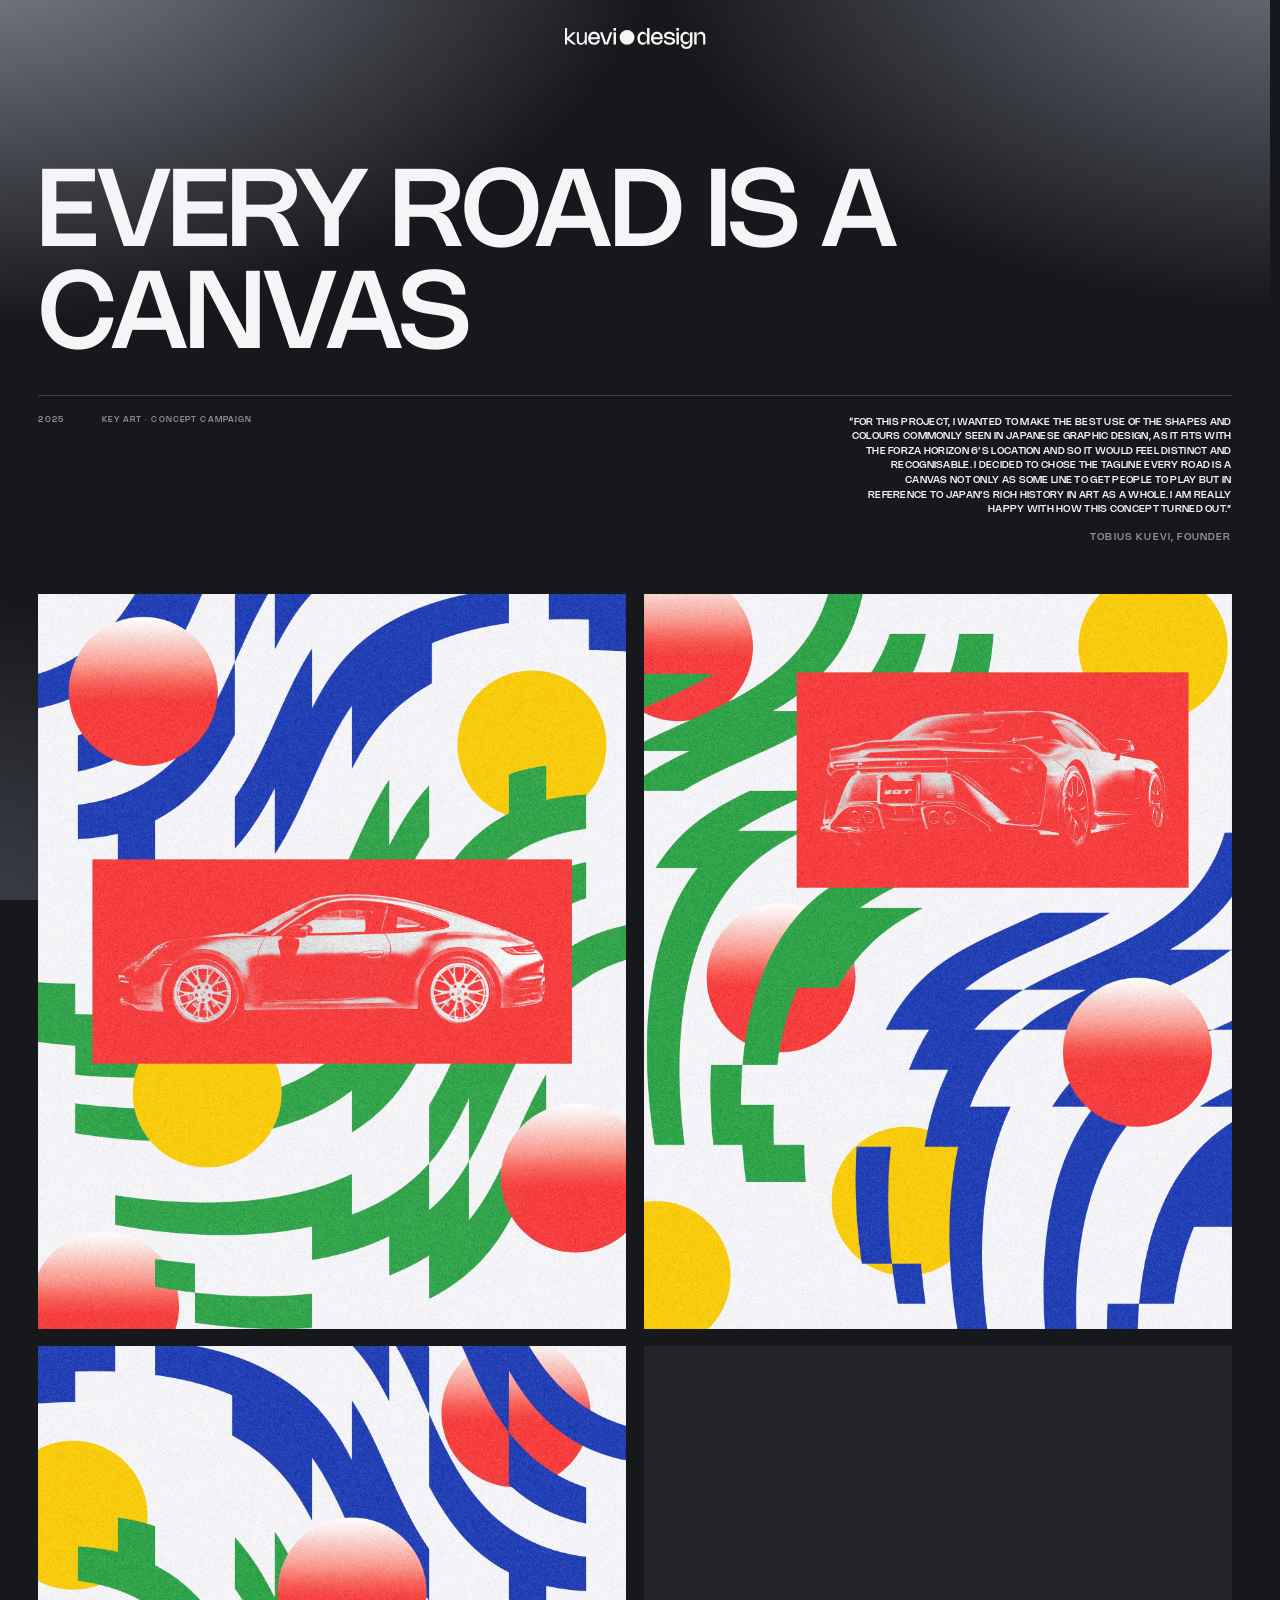
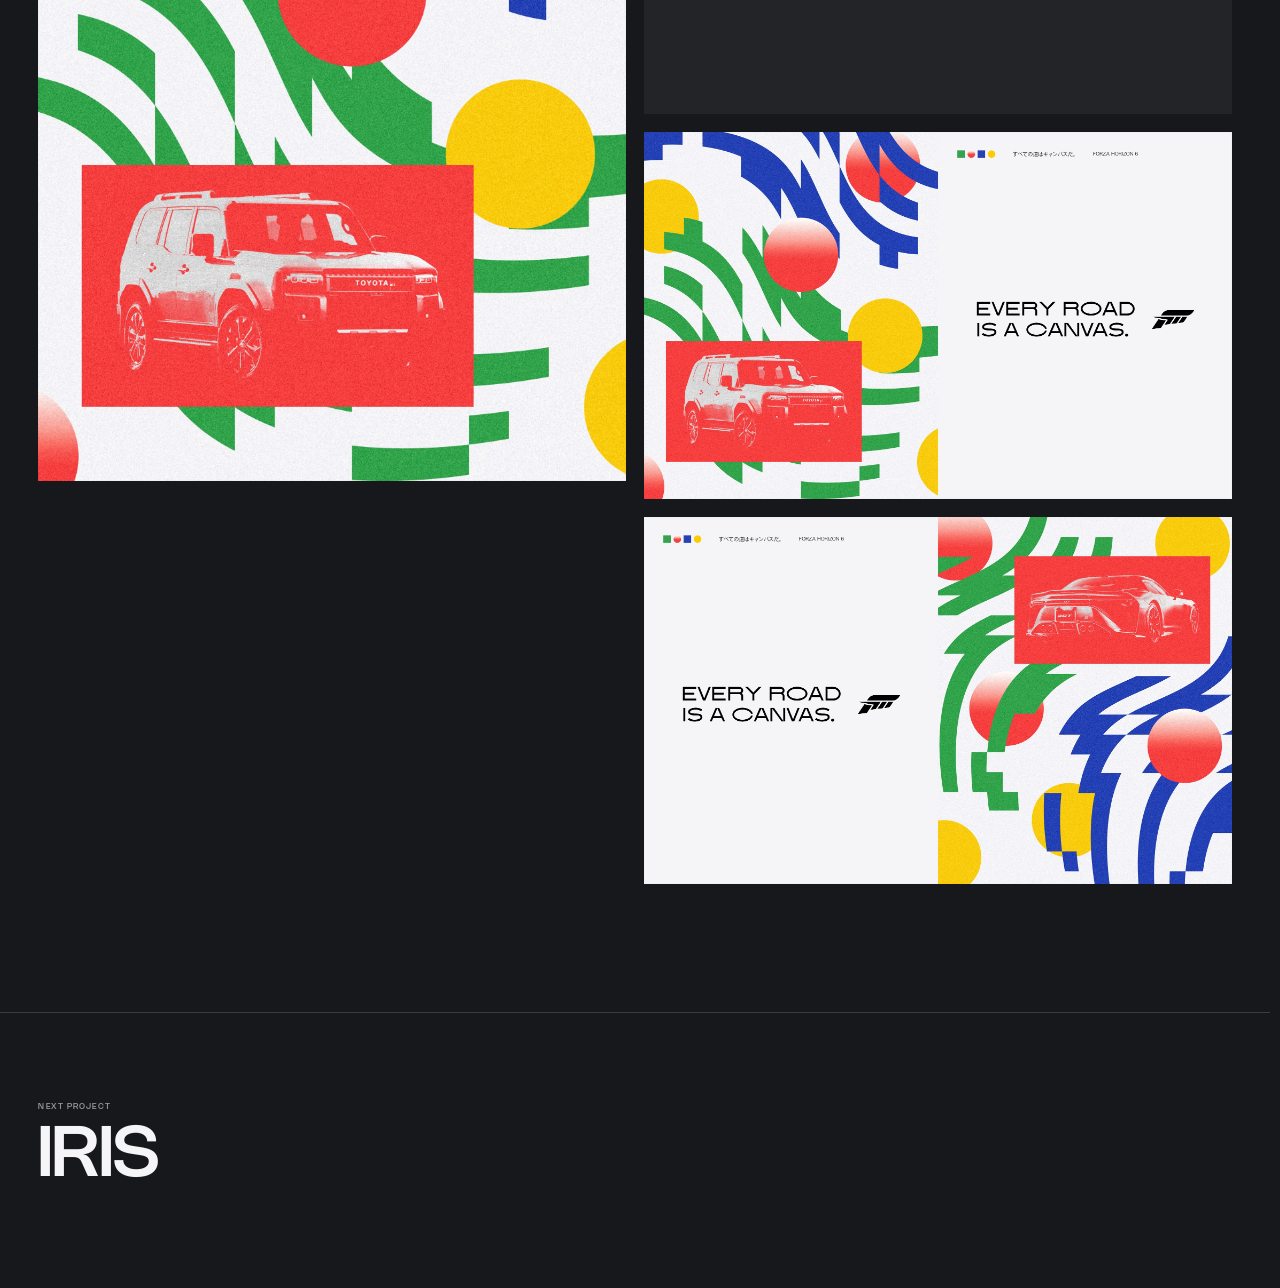
<file: forza/index.html>
<!DOCTYPE html>
<html lang="en">
<head>
  <meta charset="UTF-8">
  <meta name="viewport" content="width=device-width, initial-scale=1">
  <title>kuevi.design</title>
  <link rel="icon" href="/assets/other/kuevi-logo.svg" type="image/svg+xml">
  <link rel="stylesheet" href="/css/style.css">
</head>
<body class="project" data-project="forza">

  <a class="wordmark" href="/" aria-label="kuevi.design — home">
    <img src="/assets/other/kuevi-wordmark.svg" alt="kuevi.design">
  </a>

  <main>
    <div class="project-head">
      <h1 class="project-title"></h1>

      <div class="project-foot">
        <div class="project-info">
          <span class="meta" data-field="year"></span>
          <span class="meta" data-field="role"></span>
        </div>

        <aside class="statement">
          <p data-field="description"></p>
          <p class="attribution">Tobius Kuevi, Founder</p>
        </aside>
      </div>
    </div>

    <div class="gallery"></div>

    <a class="next" href="#">
      <div class="meta">Next project</div>
      <div class="next-name"></div>
    </a>
  </main>

  <script src="/js/projects.js"></script>
  <script src="/js/project.js"></script>
</body>
</html>
</file>
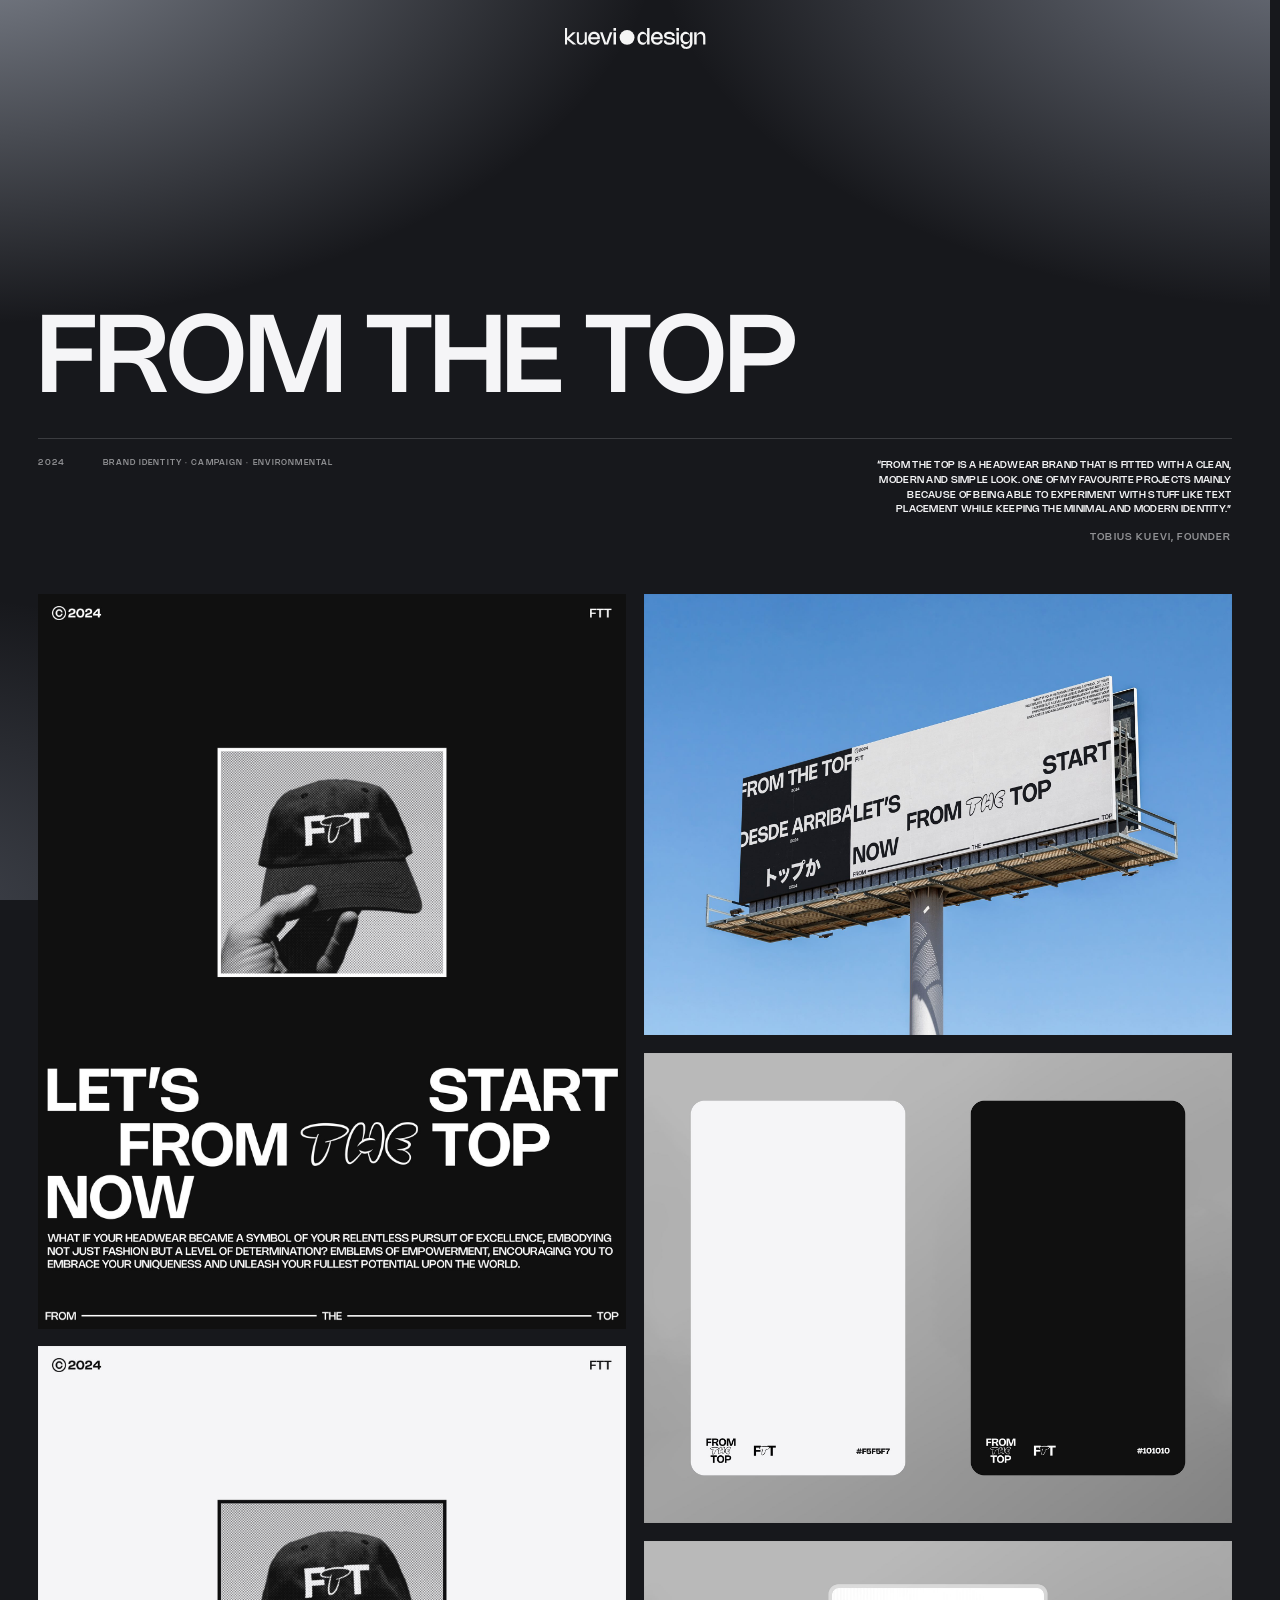
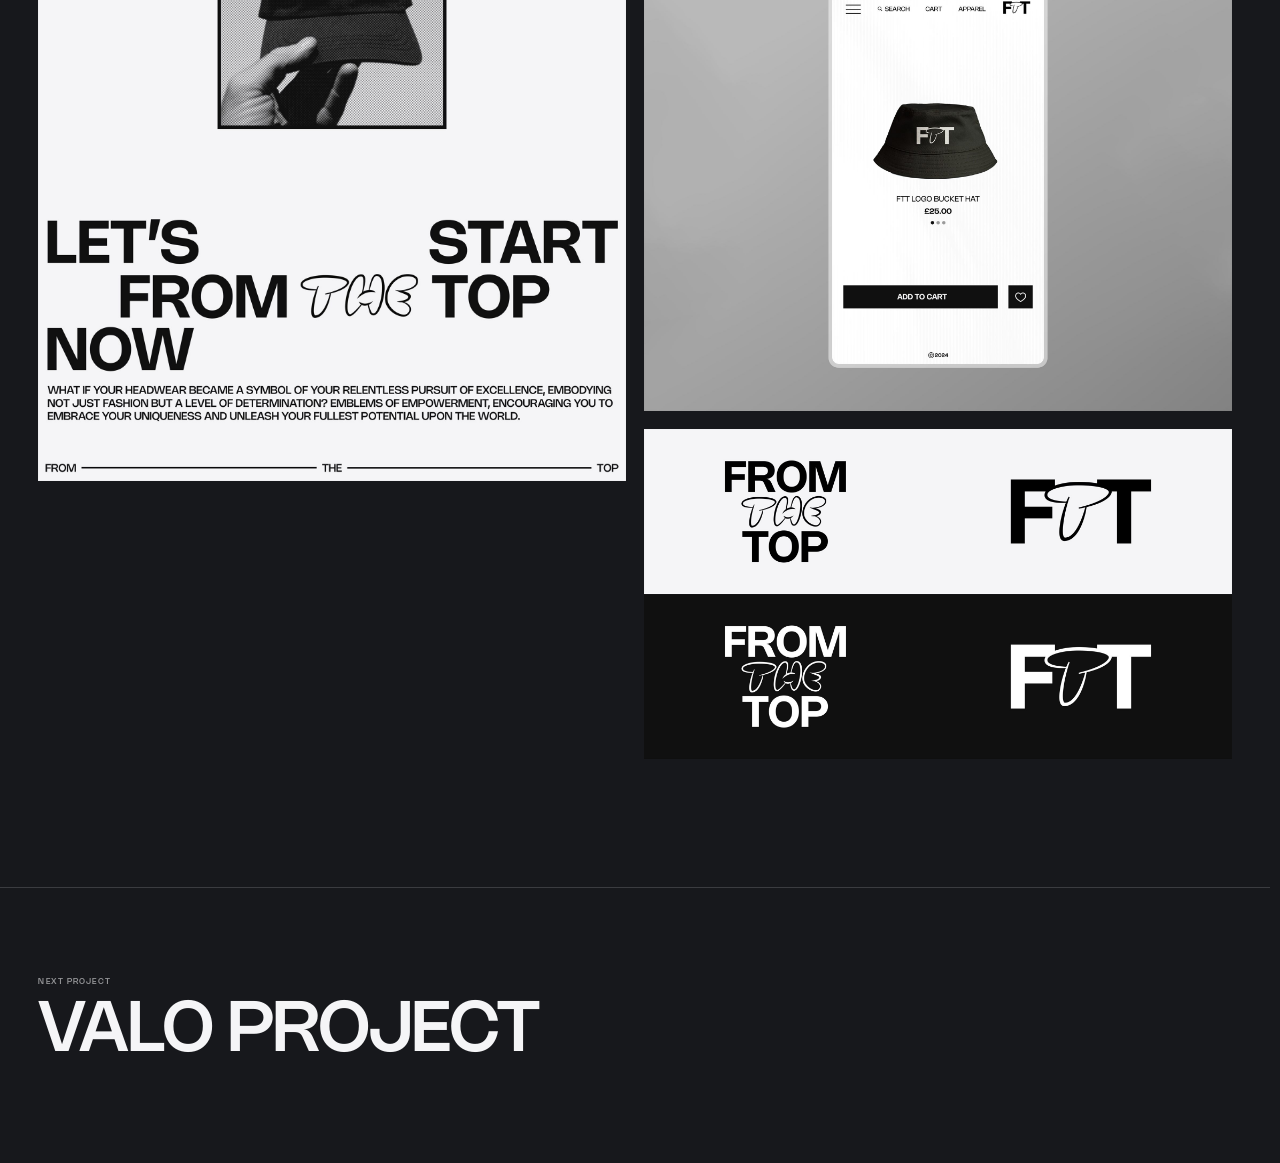
<file: fromthetop/index.html>
<!DOCTYPE html>
<html lang="en">
<head>
  <meta charset="UTF-8">
  <meta name="viewport" content="width=device-width, initial-scale=1">
  <title>kuevi.design</title>
  <link rel="icon" href="/assets/other/kuevi-logo.svg" type="image/svg+xml">
  <link rel="stylesheet" href="/css/style.css">
</head>
<body class="project" data-project="ftt">

  <a class="wordmark" href="/" aria-label="kuevi.design — home">
    <img src="/assets/other/kuevi-wordmark.svg" alt="kuevi.design">
  </a>

  <main>
    <div class="project-head">
      <h1 class="project-title"></h1>

      <div class="project-foot">
        <div class="project-info">
          <span class="meta" data-field="year"></span>
          <span class="meta" data-field="role"></span>
        </div>

        <aside class="statement">
          <p data-field="description"></p>
          <p class="attribution">Tobius Kuevi, Founder</p>
        </aside>
      </div>
    </div>

    <div class="gallery"></div>

    <a class="next" href="#">
      <div class="meta">Next project</div>
      <div class="next-name"></div>
    </a>
  </main>

  <script src="/js/projects.js"></script>
  <script src="/js/project.js"></script>
</body>
</html>
</file>
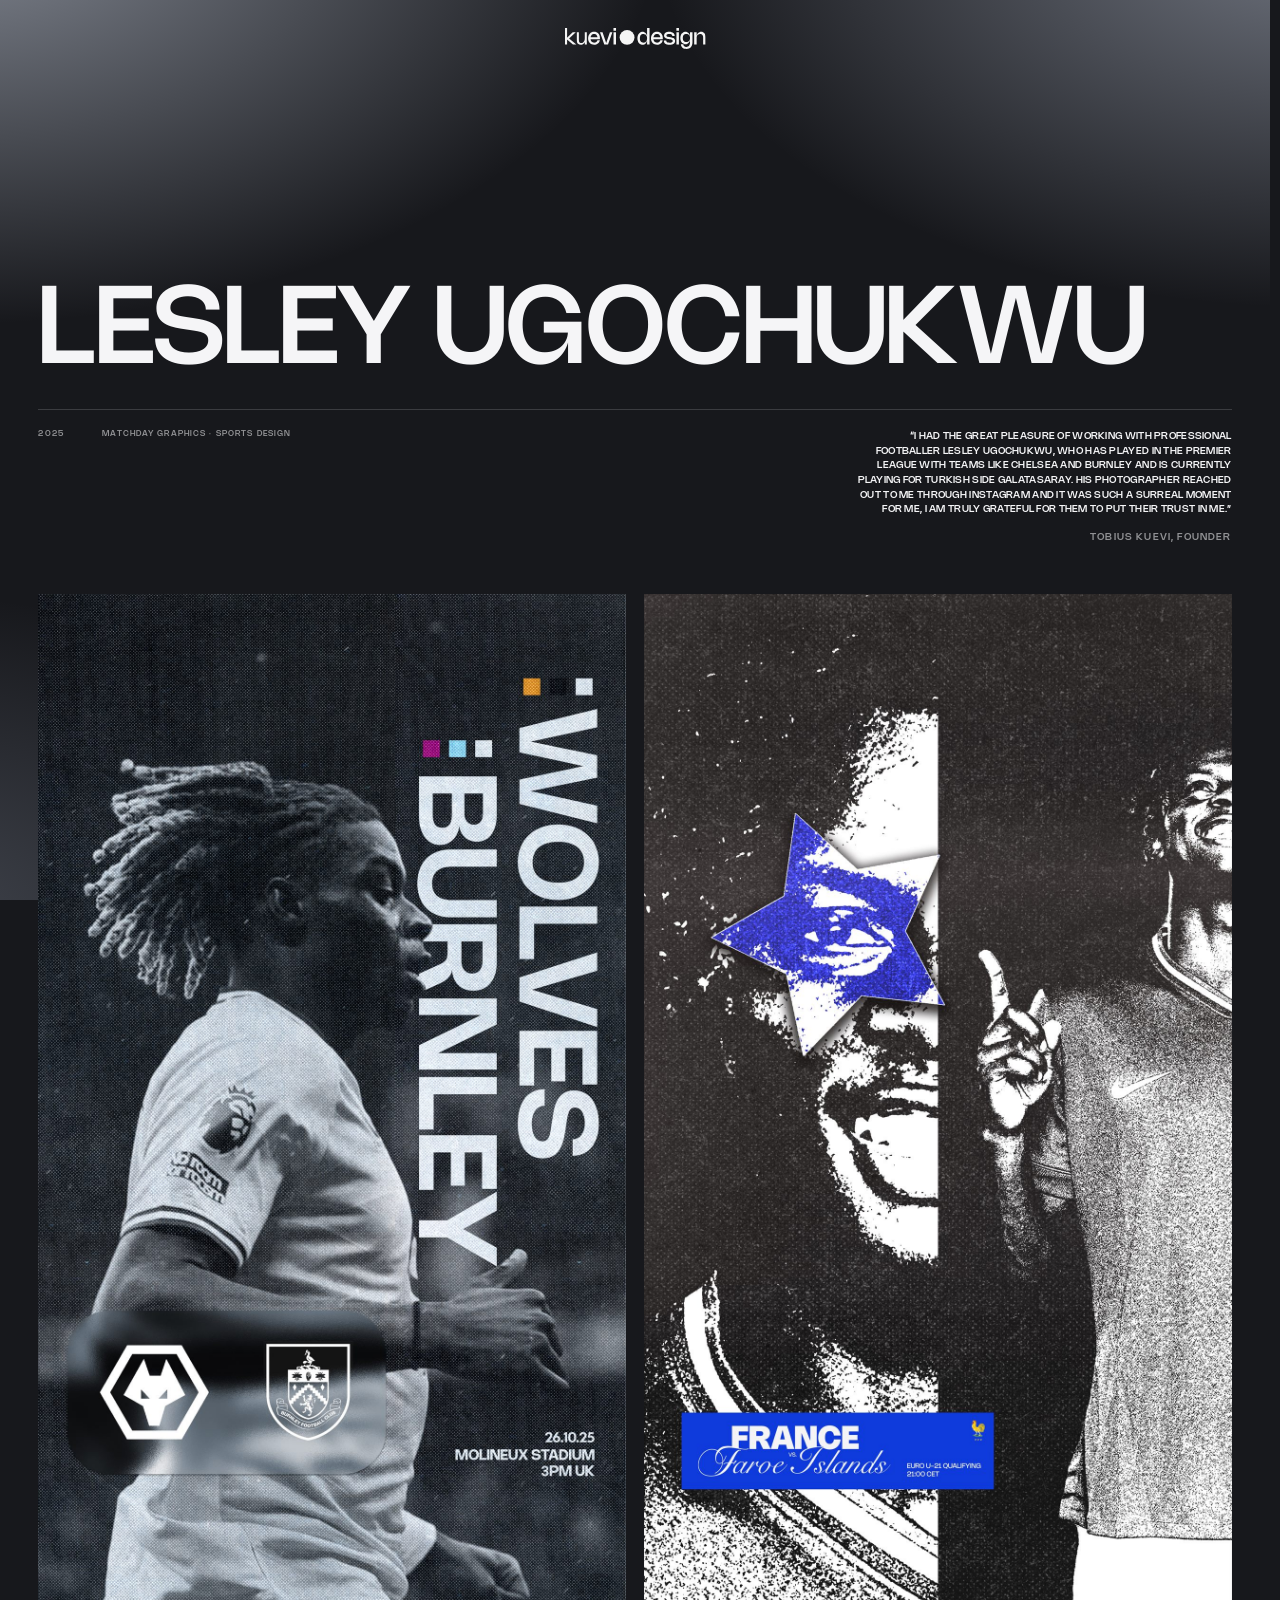
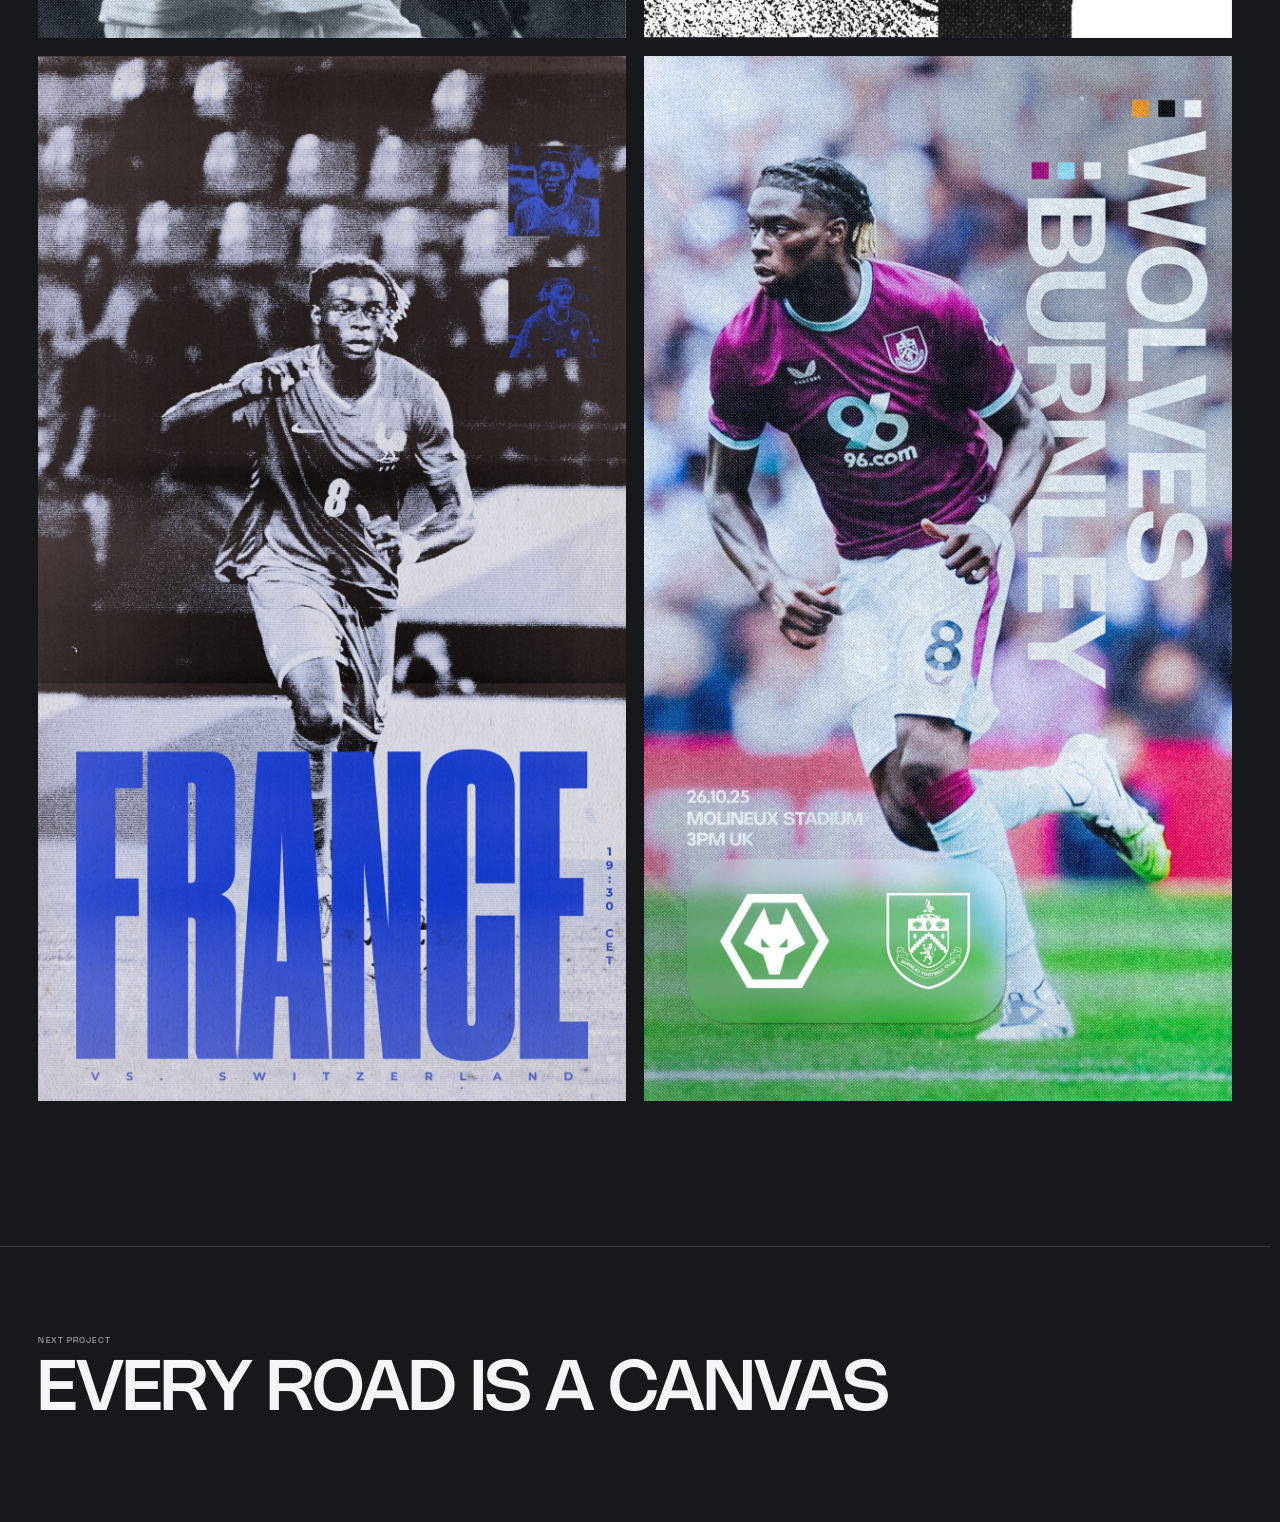
<file: lesleyugochukwu/index.html>
<!DOCTYPE html>
<html lang="en">
<head>
  <meta charset="UTF-8">
  <meta name="viewport" content="width=device-width, initial-scale=1">
  <title>kuevi.design</title>
  <link rel="icon" href="/assets/other/kuevi-logo.svg" type="image/svg+xml">
  <link rel="stylesheet" href="/css/style.css">
</head>
<body class="project" data-project="ugochukwu">

  <a class="wordmark" href="/" aria-label="kuevi.design — home">
    <img src="/assets/other/kuevi-wordmark.svg" alt="kuevi.design">
  </a>

  <main>
    <div class="project-head">
      <h1 class="project-title"></h1>

      <div class="project-foot">
        <div class="project-info">
          <span class="meta" data-field="year"></span>
          <span class="meta" data-field="role"></span>
        </div>

        <aside class="statement">
          <p data-field="description"></p>
          <p class="attribution">Tobius Kuevi, Founder</p>
        </aside>
      </div>
    </div>

    <div class="gallery"></div>

    <a class="next" href="#">
      <div class="meta">Next project</div>
      <div class="next-name"></div>
    </a>
  </main>

  <script src="/js/projects.js"></script>
  <script src="/js/project.js"></script>
</body>
</html>
</file>
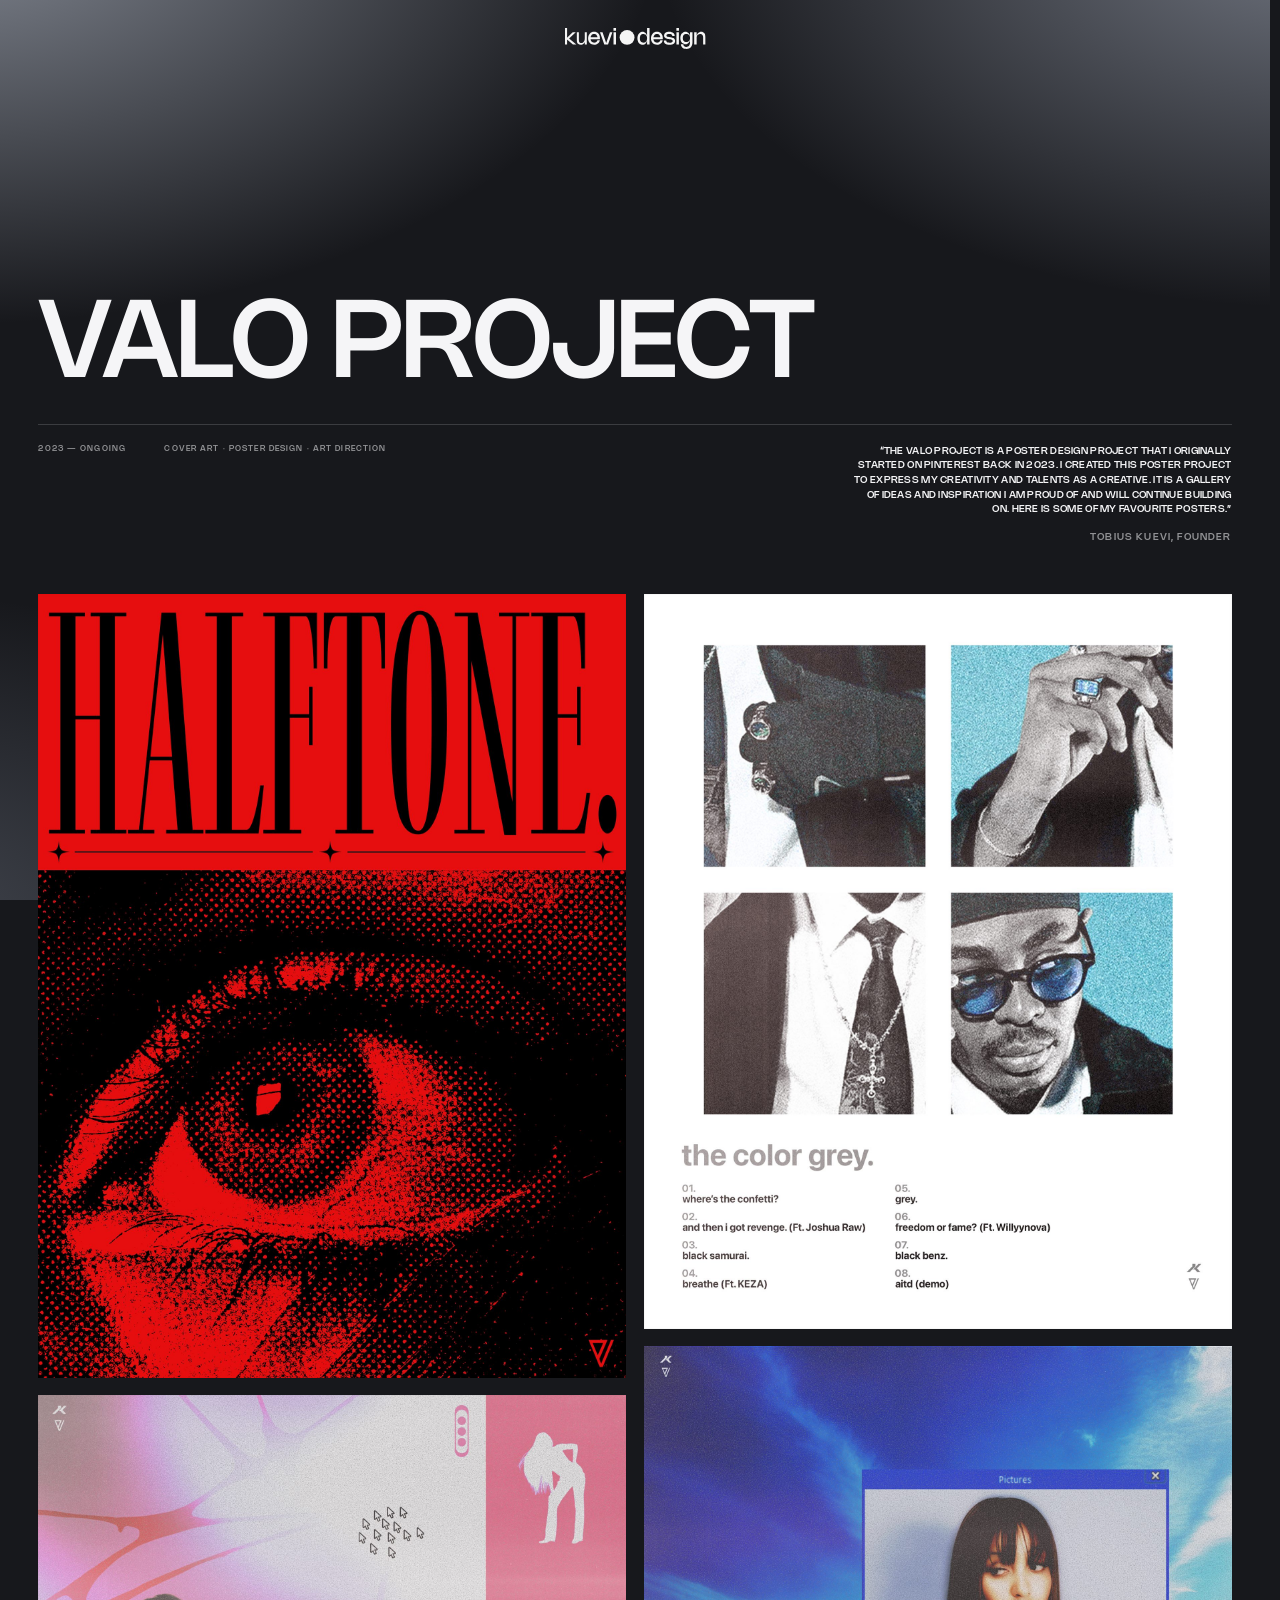
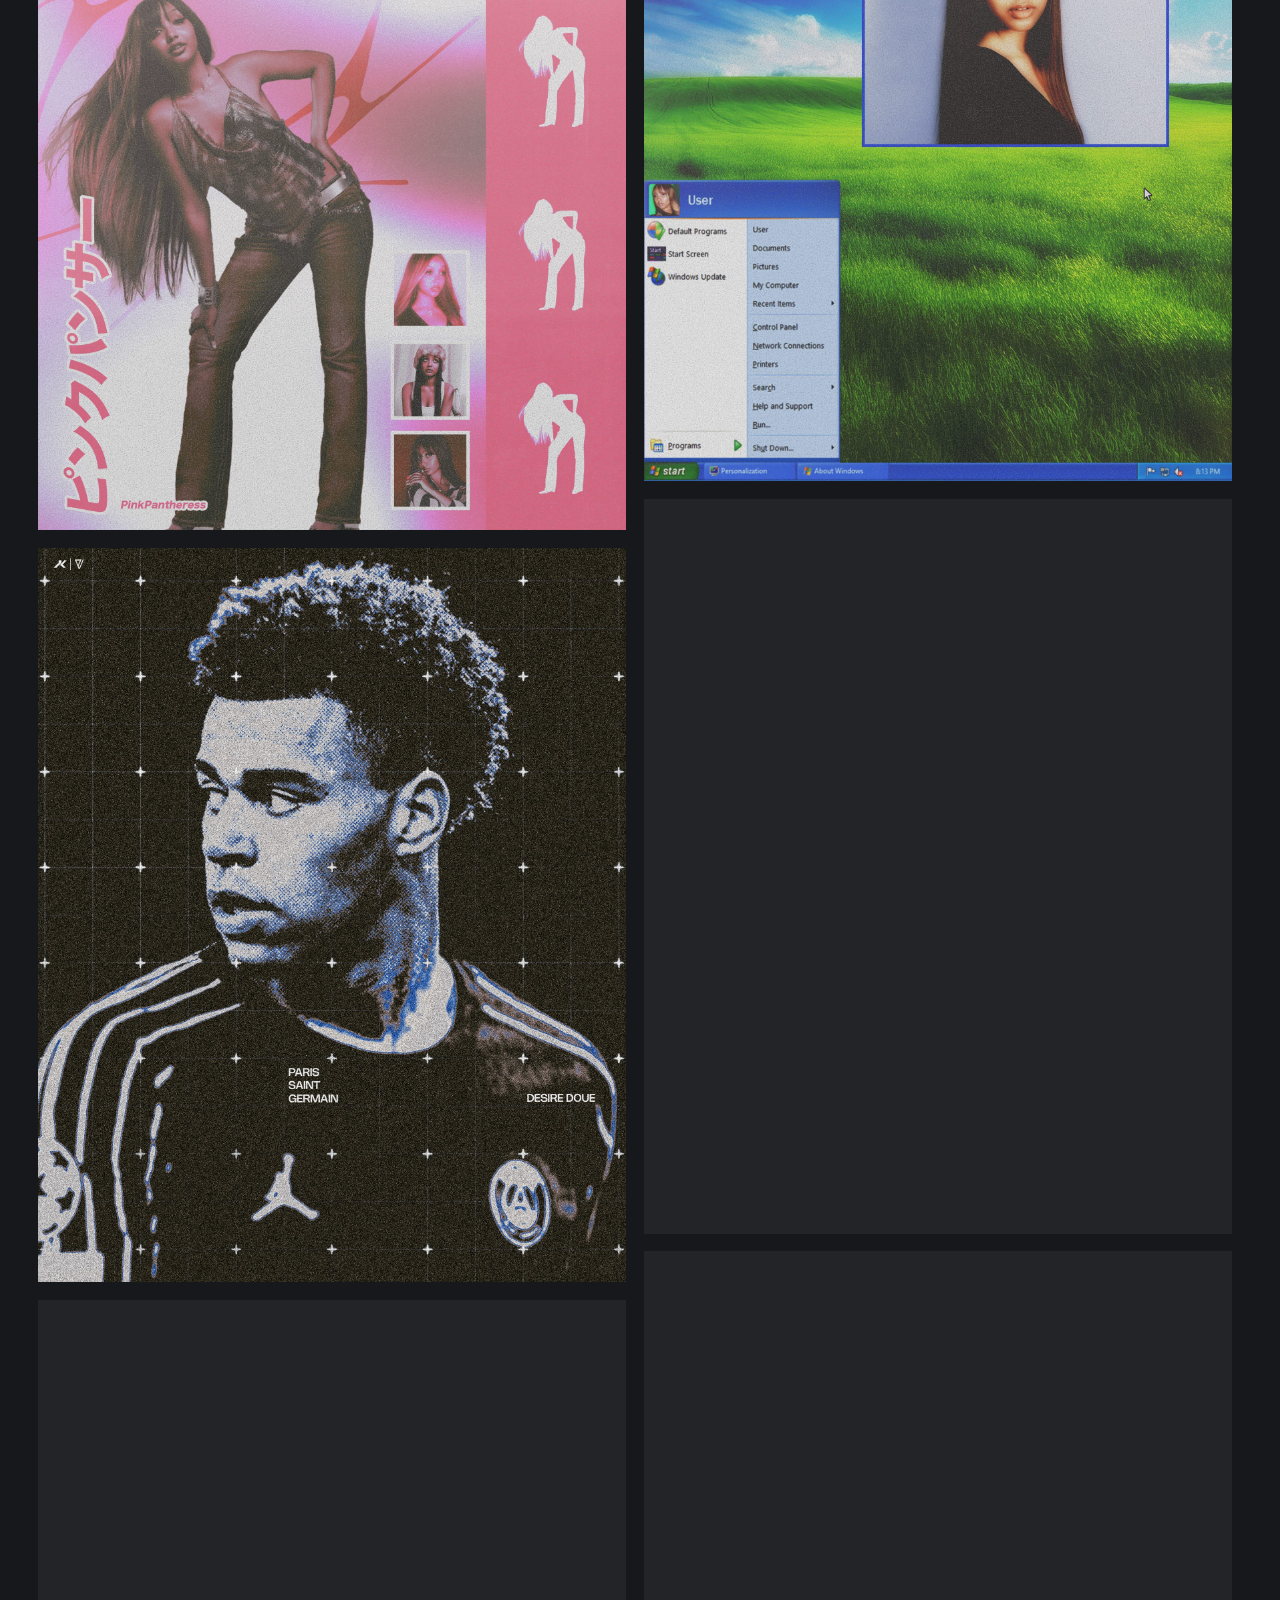
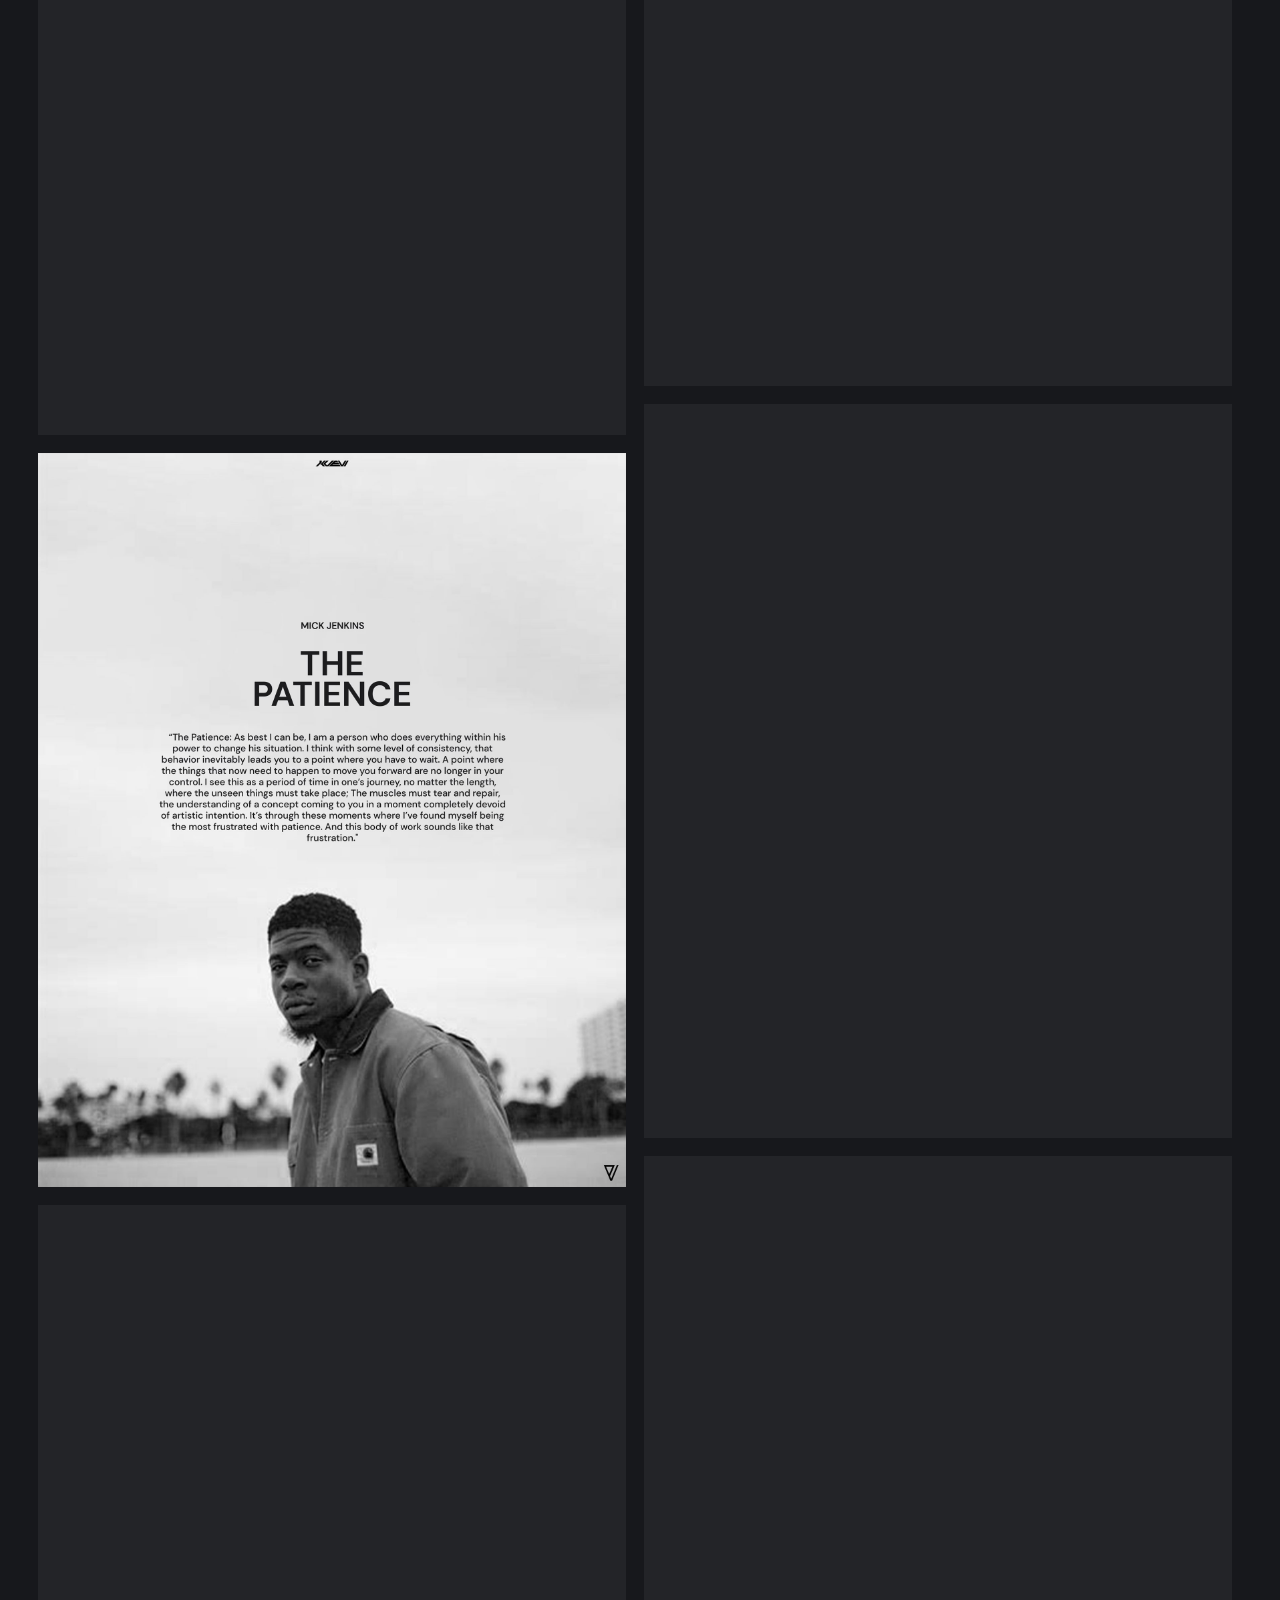
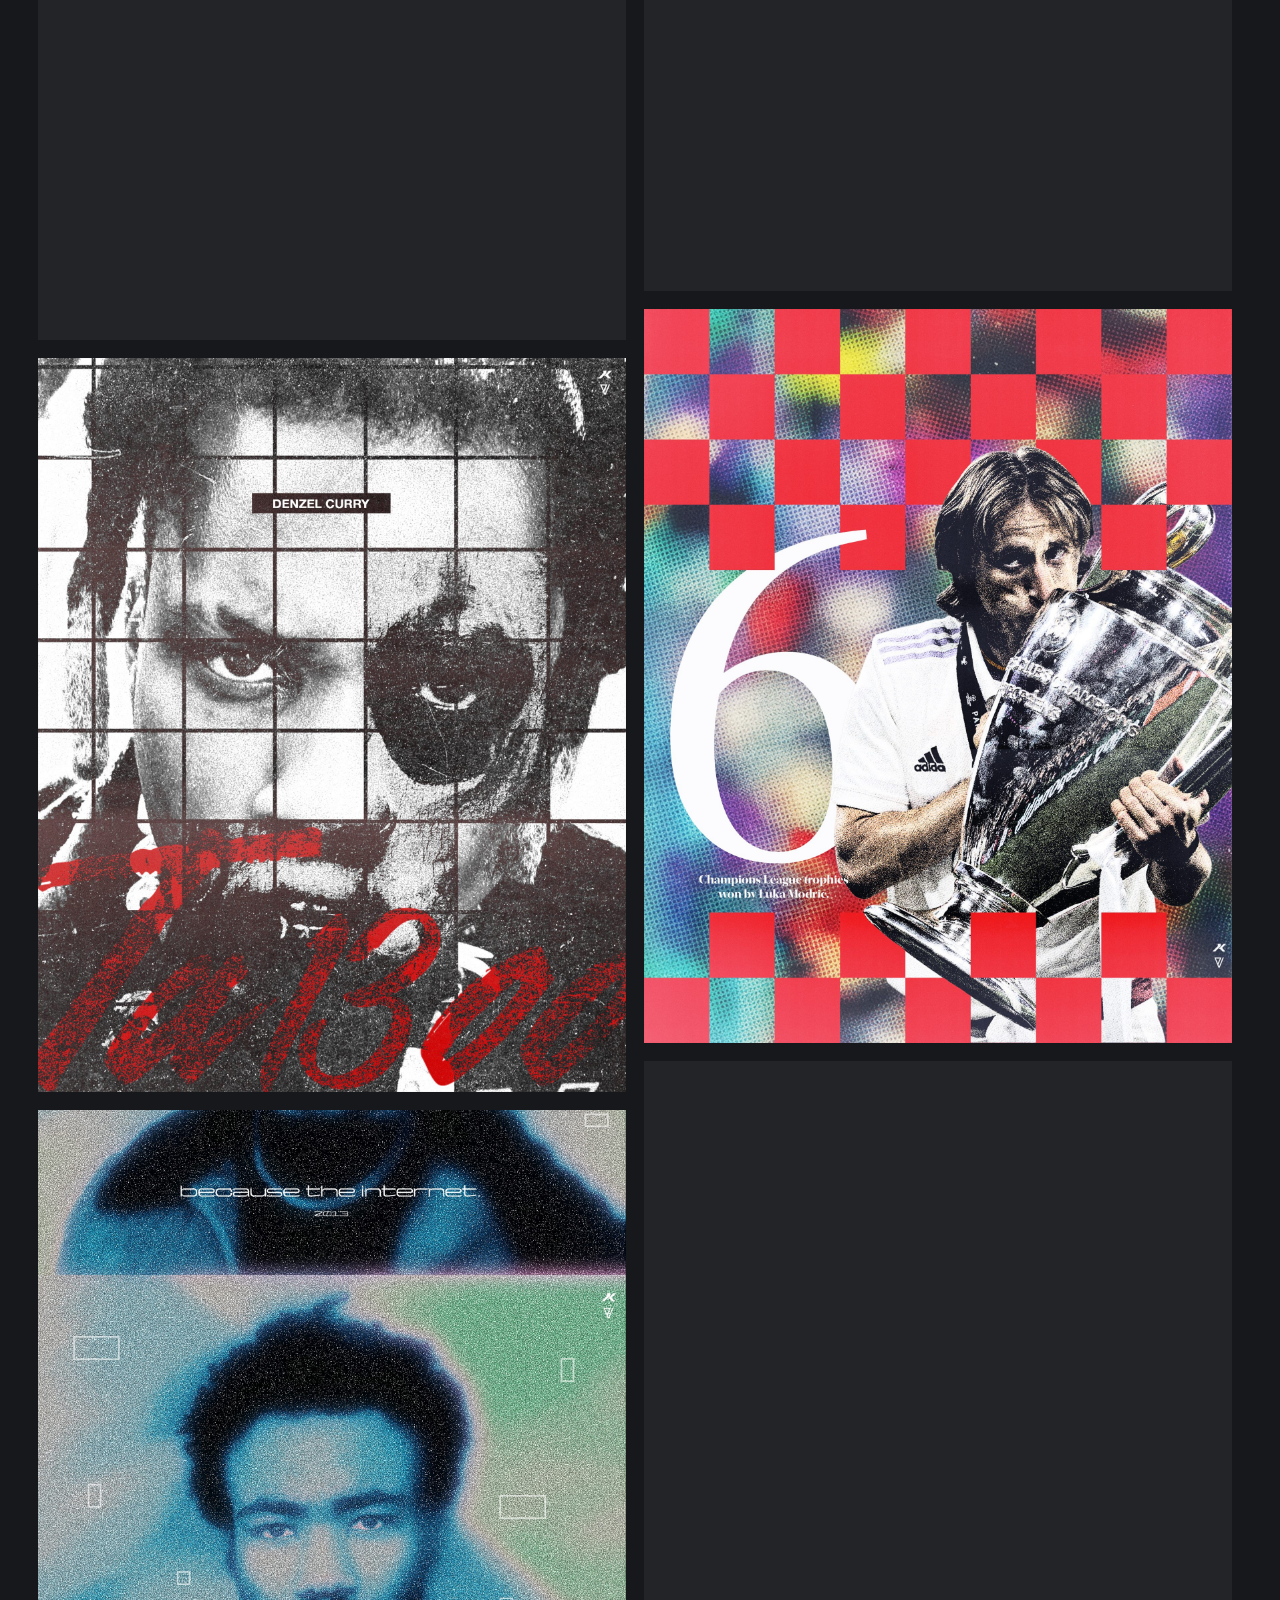
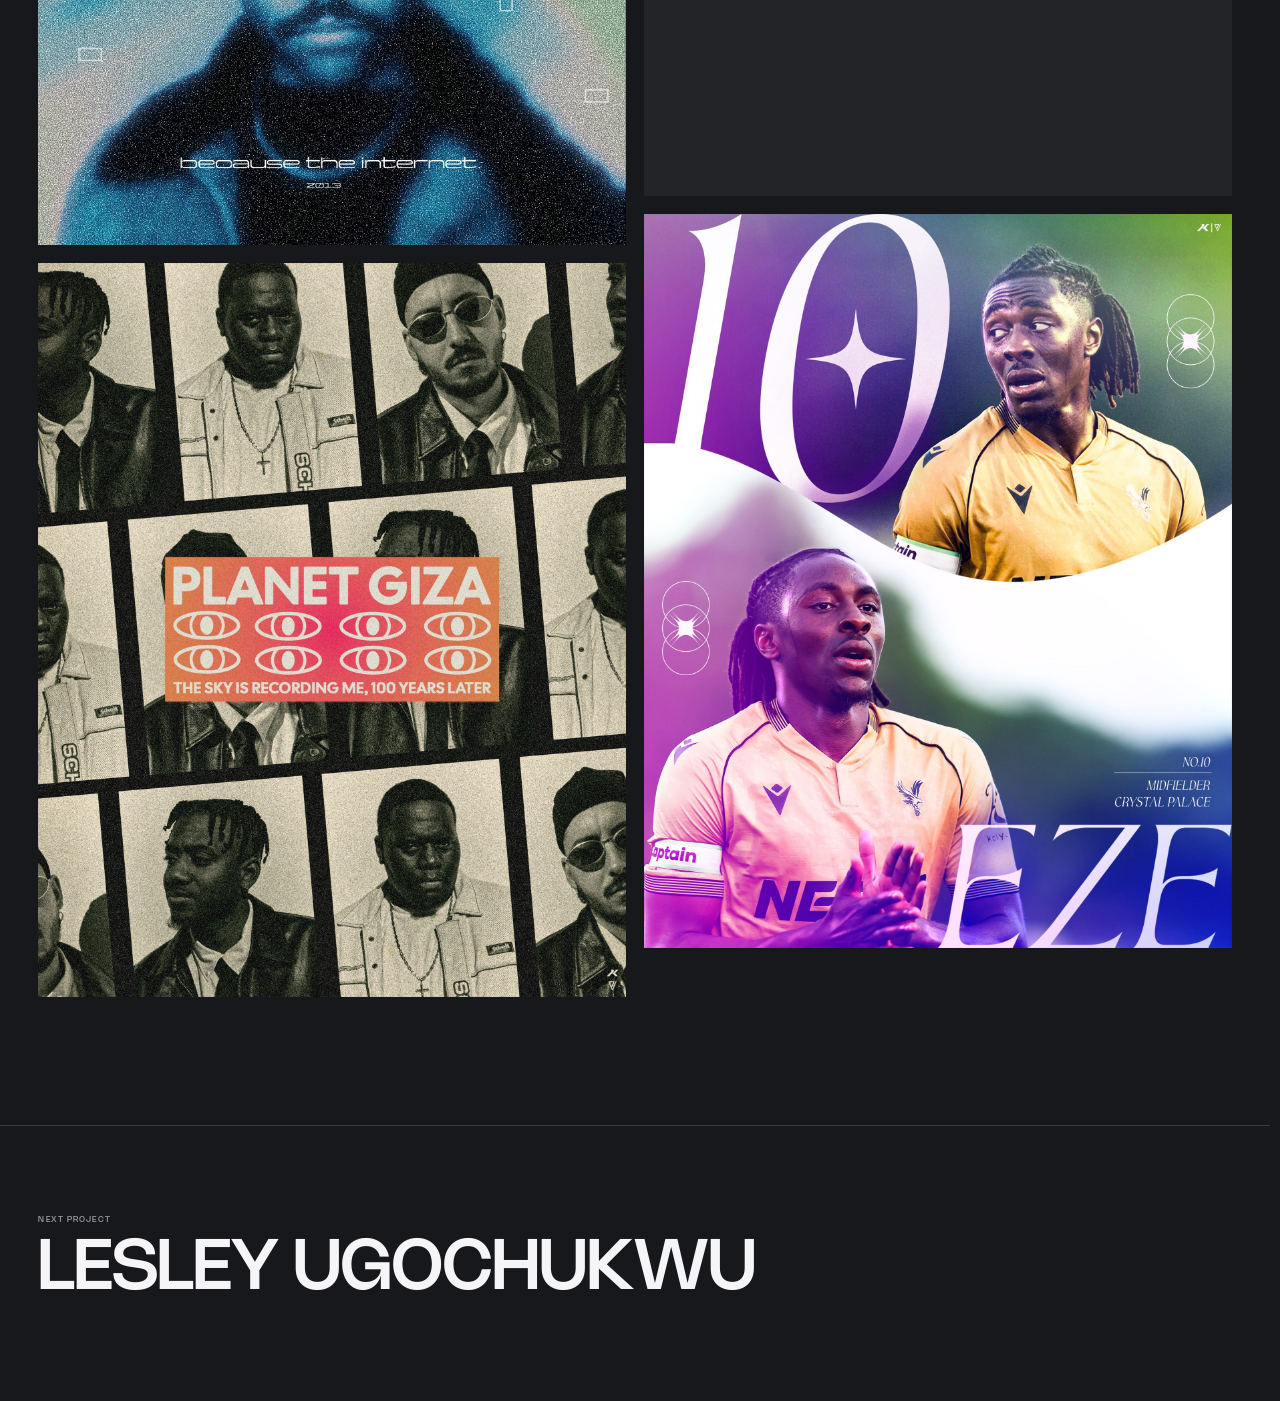
<file: valoproject/index.html>
<!DOCTYPE html>
<html lang="en">
<head>
  <meta charset="UTF-8">
  <meta name="viewport" content="width=device-width, initial-scale=1">
  <title>kuevi.design</title>
  <link rel="icon" href="/assets/other/kuevi-logo.svg" type="image/svg+xml">
  <link rel="stylesheet" href="/css/style.css">
</head>
<body class="project" data-project="valo">

  <a class="wordmark" href="/" aria-label="kuevi.design — home">
    <img src="/assets/other/kuevi-wordmark.svg" alt="kuevi.design">
  </a>

  <main>
    <div class="project-head">
      <h1 class="project-title"></h1>

      <div class="project-foot">
        <div class="project-info">
          <span class="meta" data-field="year"></span>
          <span class="meta" data-field="role"></span>
        </div>

        <aside class="statement">
          <p data-field="description"></p>
          <p class="attribution">Tobius Kuevi, Founder</p>
        </aside>
      </div>
    </div>

    <div class="gallery"></div>

    <a class="next" href="#">
      <div class="meta">Next project</div>
      <div class="next-name"></div>
    </a>
  </main>

  <script src="/js/projects.js"></script>
  <script src="/js/project.js"></script>
</body>
</html>
</file>
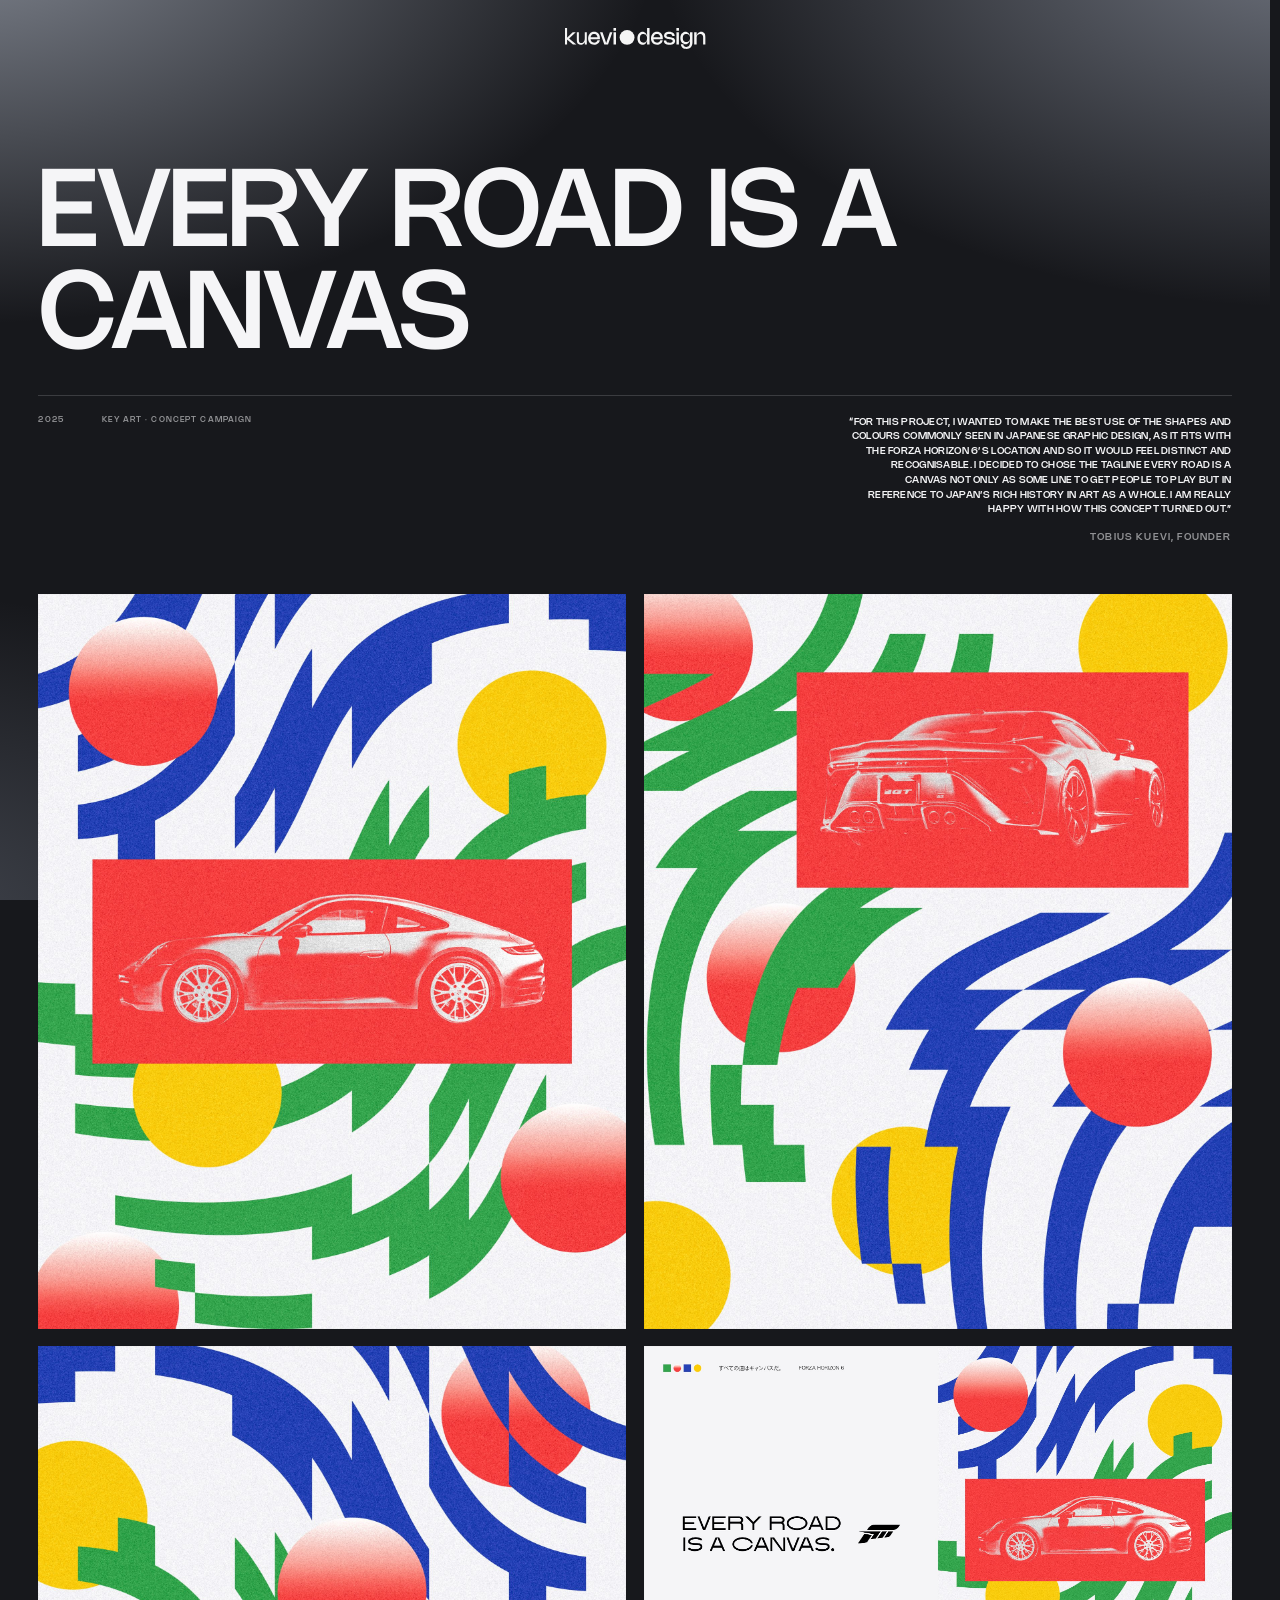
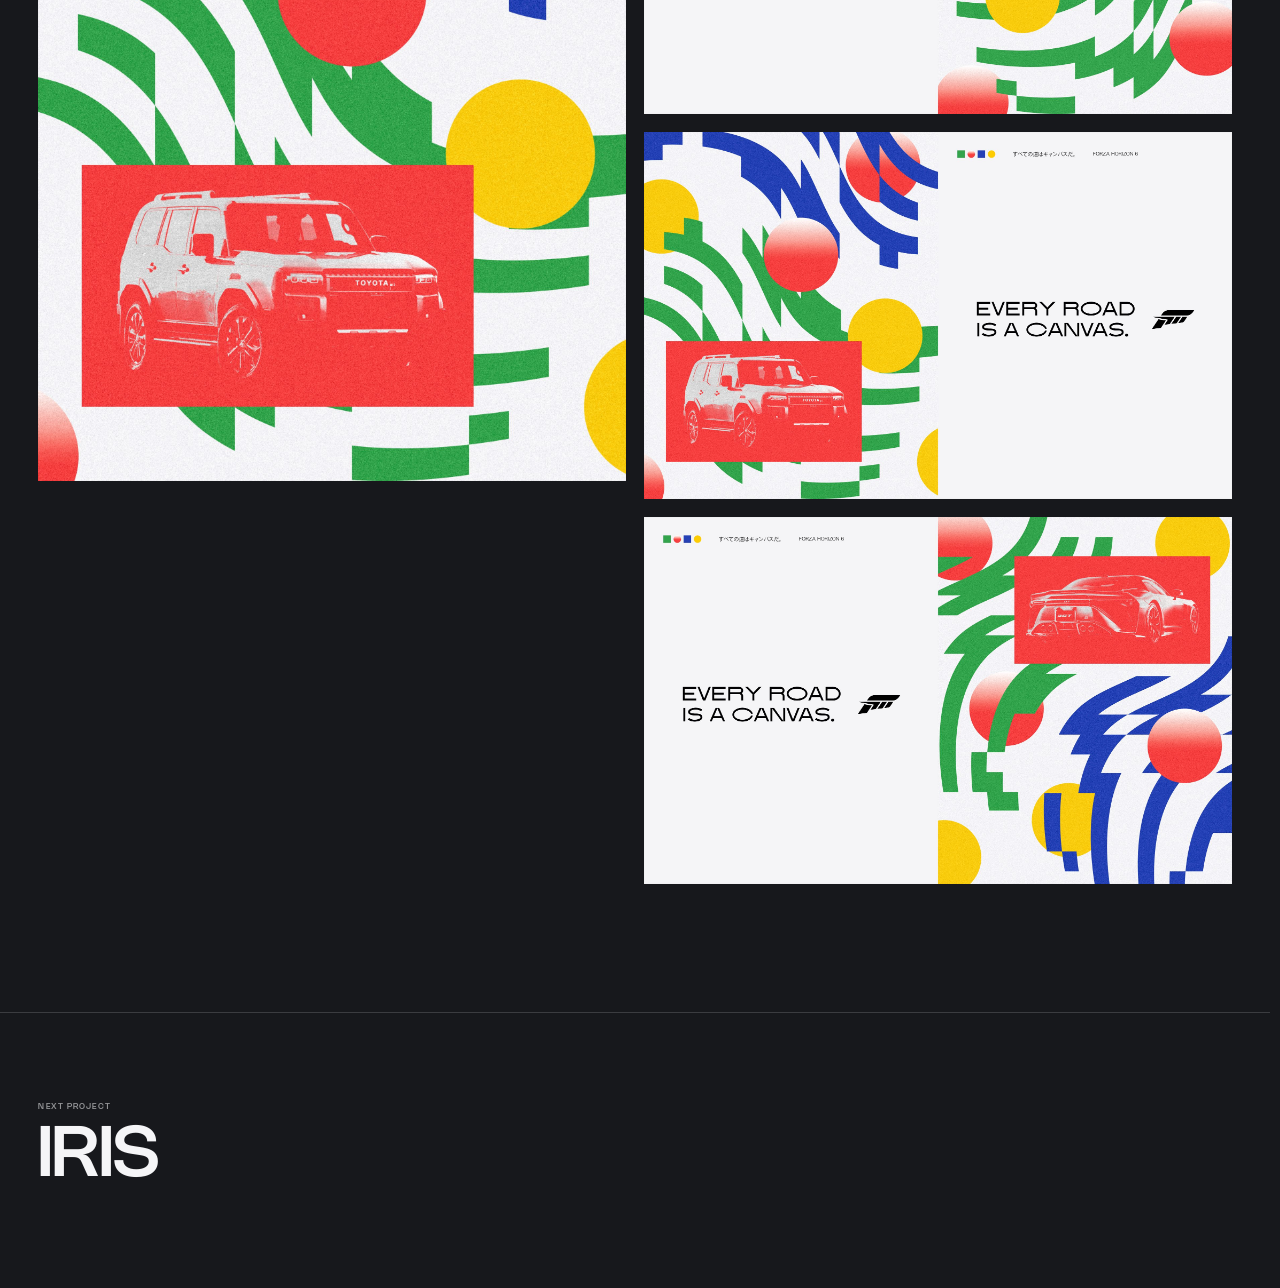
<file: forza.html>
<!DOCTYPE html>
<html lang="en">
<head>
  <meta charset="UTF-8">
  <meta name="viewport" content="width=device-width, initial-scale=1">
  <title>kuevi.design</title>
  <link rel="icon" href="assets/other/kuevi-logo.svg" type="image/svg+xml">
  <link rel="stylesheet" href="css/style.css">
</head>
<body class="project" data-project="forza">

  <a class="wordmark" href="index.html" aria-label="kuevi.design — home">
    <img src="assets/other/kuevi-wordmark.svg" alt="kuevi.design">
  </a>

  <main>
    <div class="project-head">
      <h1 class="project-title"></h1>

      <div class="project-foot">
        <div class="project-info">
          <span class="meta" data-field="year"></span>
          <span class="meta" data-field="role"></span>
        </div>

        <aside class="statement">
          <p data-field="description"></p>
          <p class="attribution">Tobius Kuevi, Founder</p>
        </aside>
      </div>
    </div>

    <div class="gallery"></div>

    <a class="next" href="#">
      <div class="meta">Next project</div>
      <div class="next-name"></div>
    </a>
  </main>

  <script src="js/projects.js"></script>
  <script src="js/project.js"></script>
</body>
</html>
</file>
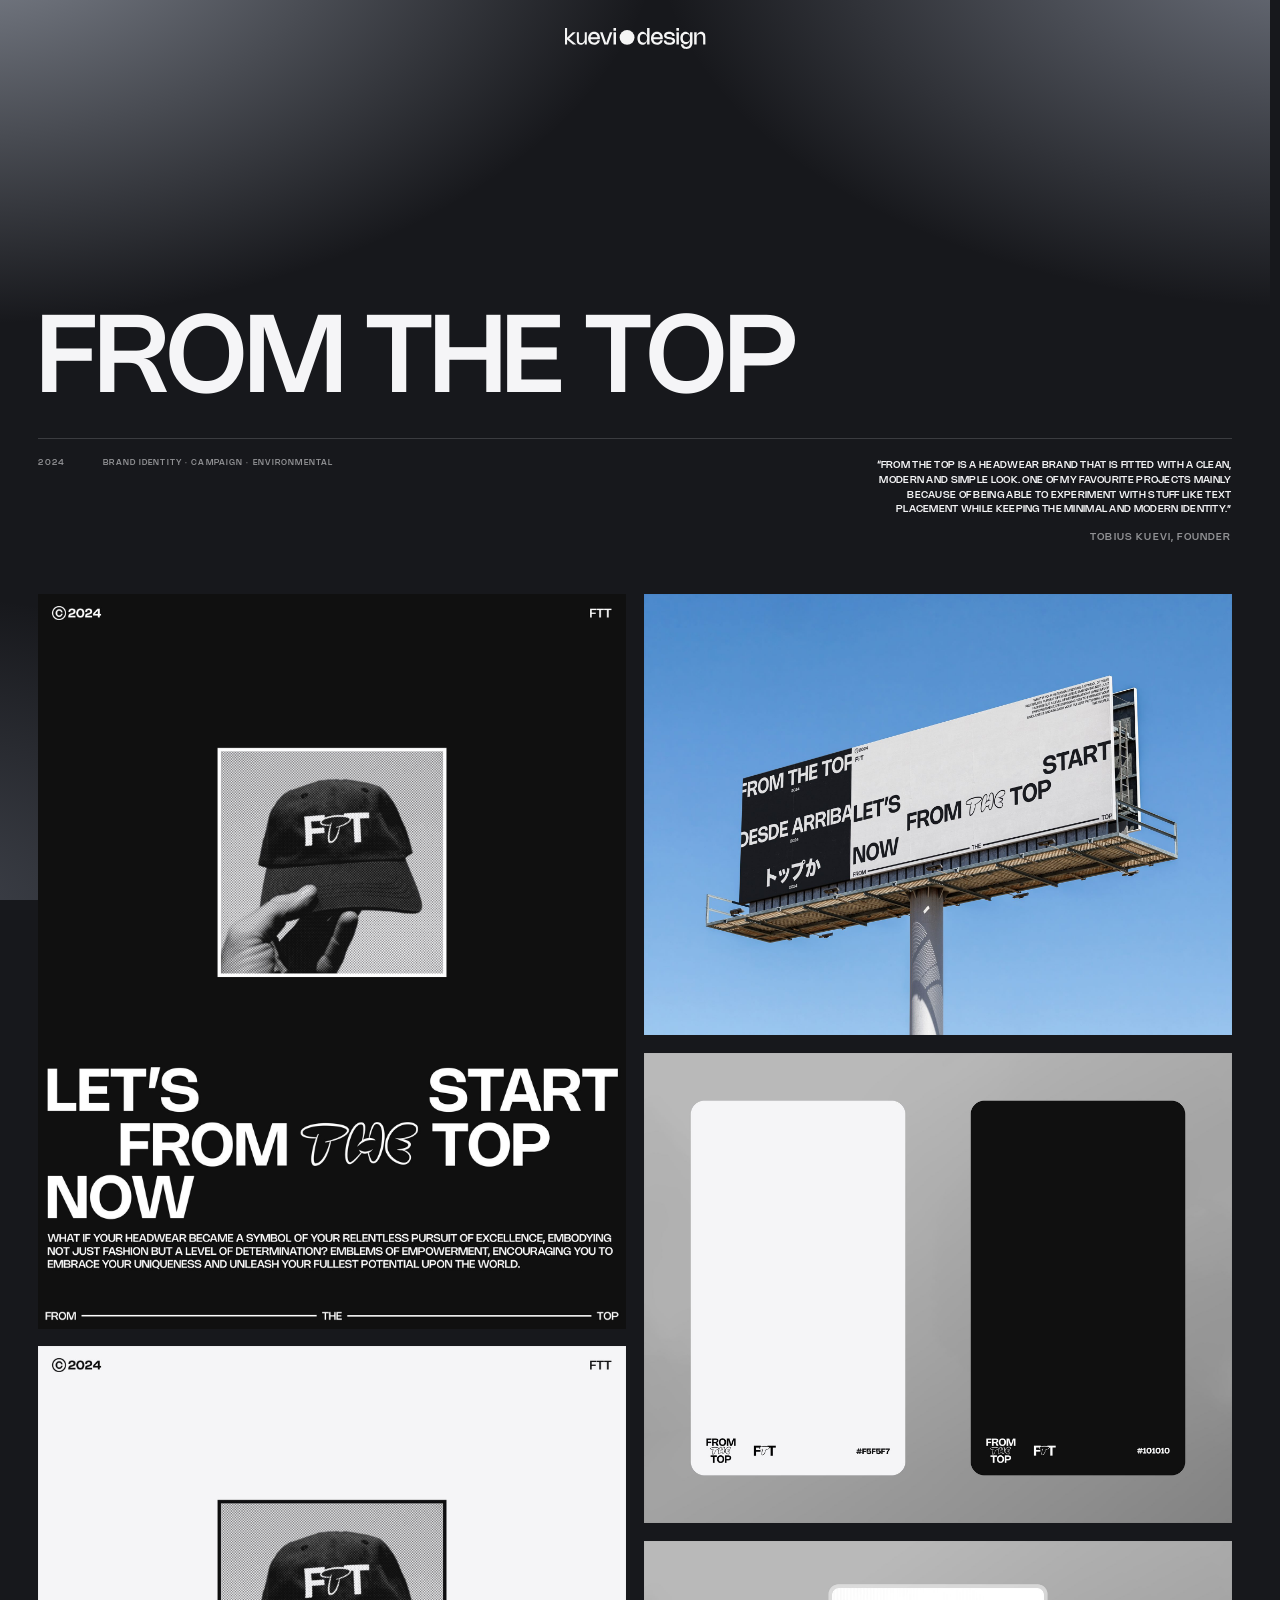
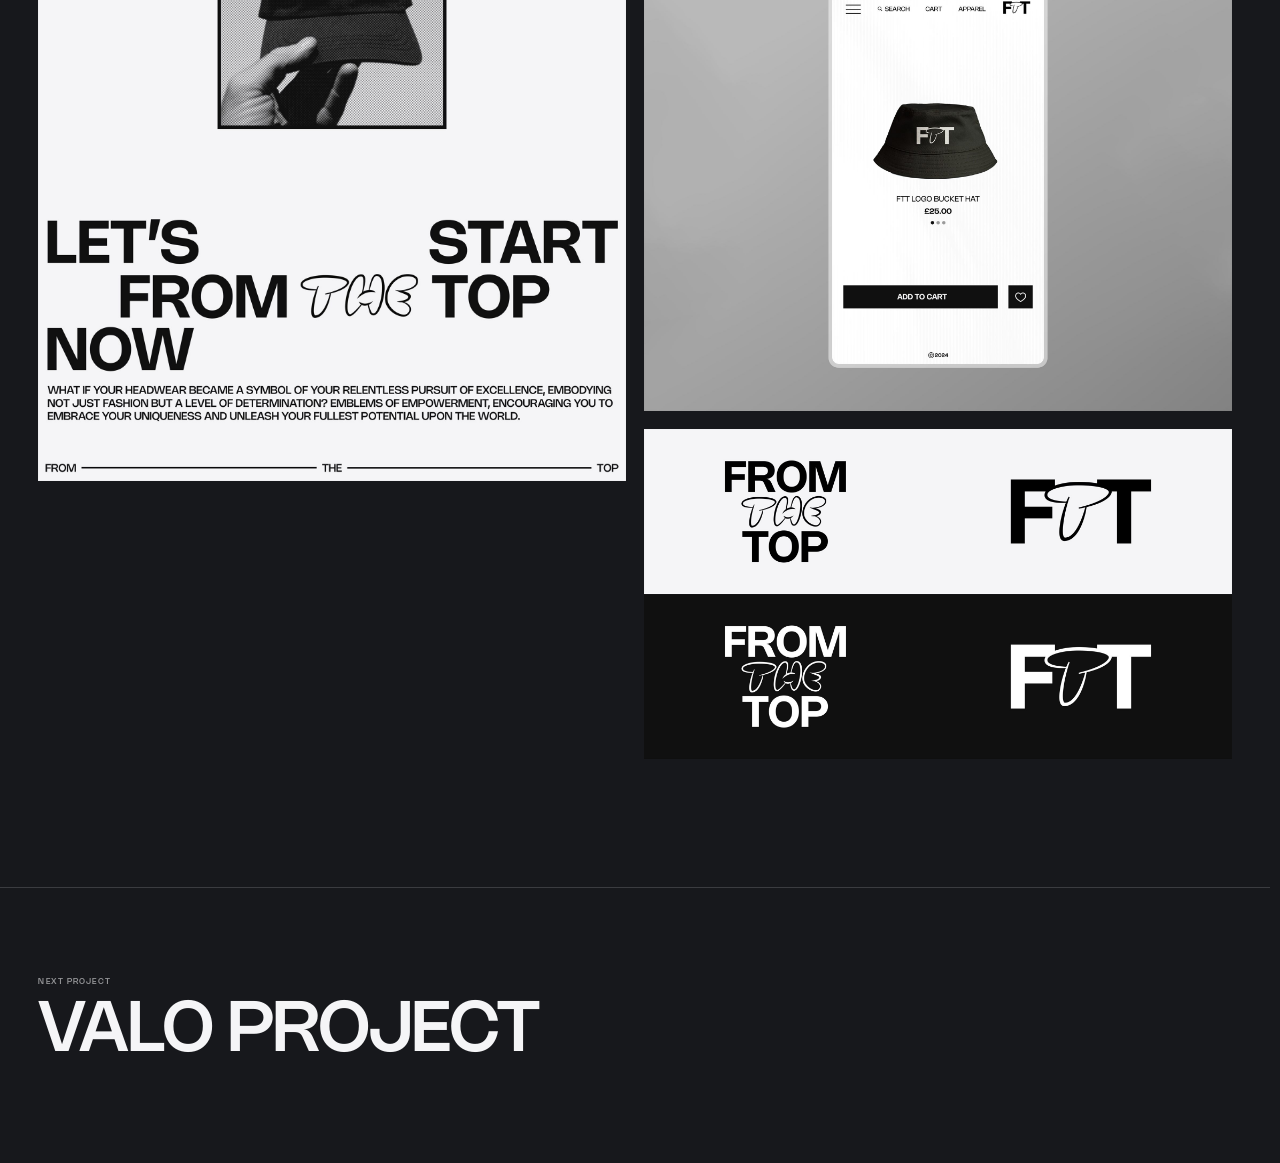
<file: ftt.html>
<!DOCTYPE html>
<html lang="en">
<head>
  <meta charset="UTF-8">
  <meta name="viewport" content="width=device-width, initial-scale=1">
  <title>kuevi.design</title>
  <link rel="icon" href="assets/other/kuevi-logo.svg" type="image/svg+xml">
  <link rel="stylesheet" href="css/style.css">
</head>
<body class="project" data-project="ftt">

  <a class="wordmark" href="index.html" aria-label="kuevi.design — home">
    <img src="assets/other/kuevi-wordmark.svg" alt="kuevi.design">
  </a>

  <main>
    <div class="project-head">
      <h1 class="project-title"></h1>

      <div class="project-foot">
        <div class="project-info">
          <span class="meta" data-field="year"></span>
          <span class="meta" data-field="role"></span>
        </div>

        <aside class="statement">
          <p data-field="description"></p>
          <p class="attribution">Tobius Kuevi, Founder</p>
        </aside>
      </div>
    </div>

    <div class="gallery"></div>

    <a class="next" href="#">
      <div class="meta">Next project</div>
      <div class="next-name"></div>
    </a>
  </main>

  <script src="js/projects.js"></script>
  <script src="js/project.js"></script>
</body>
</html>
</file>
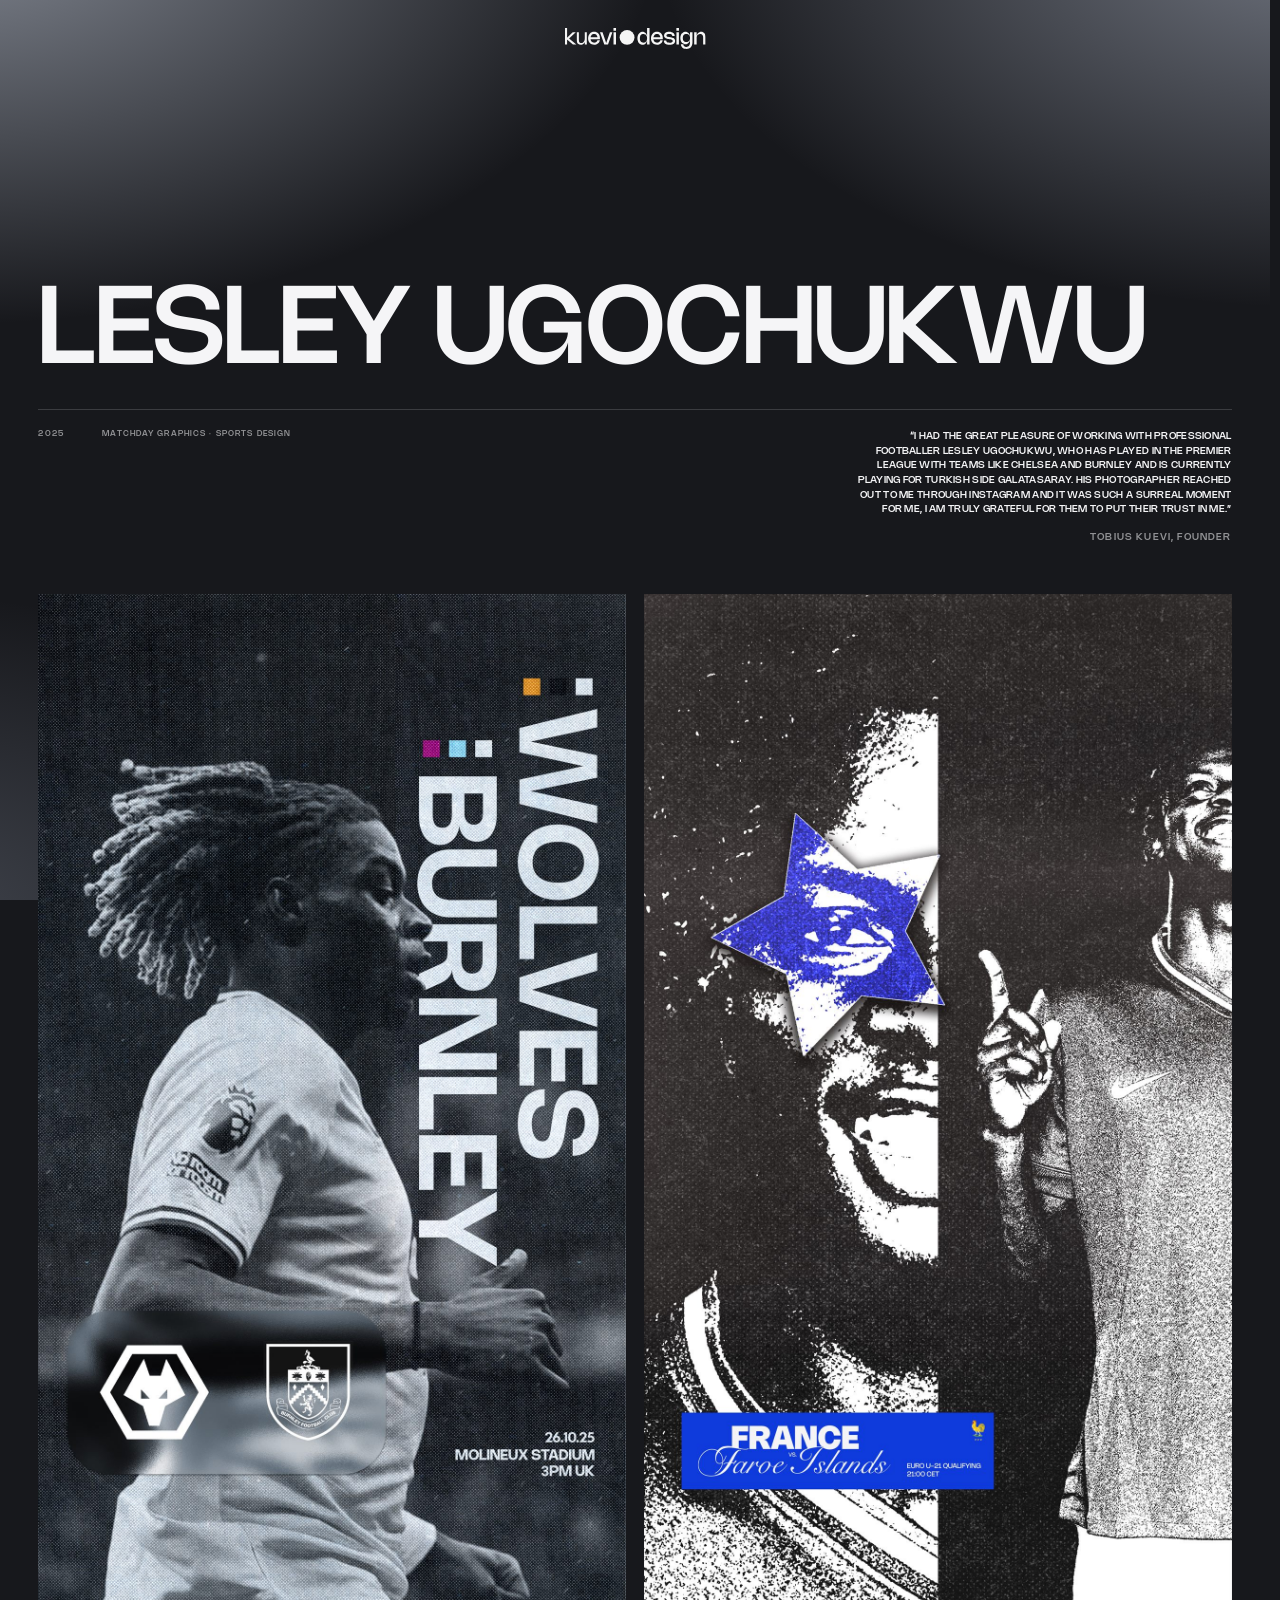
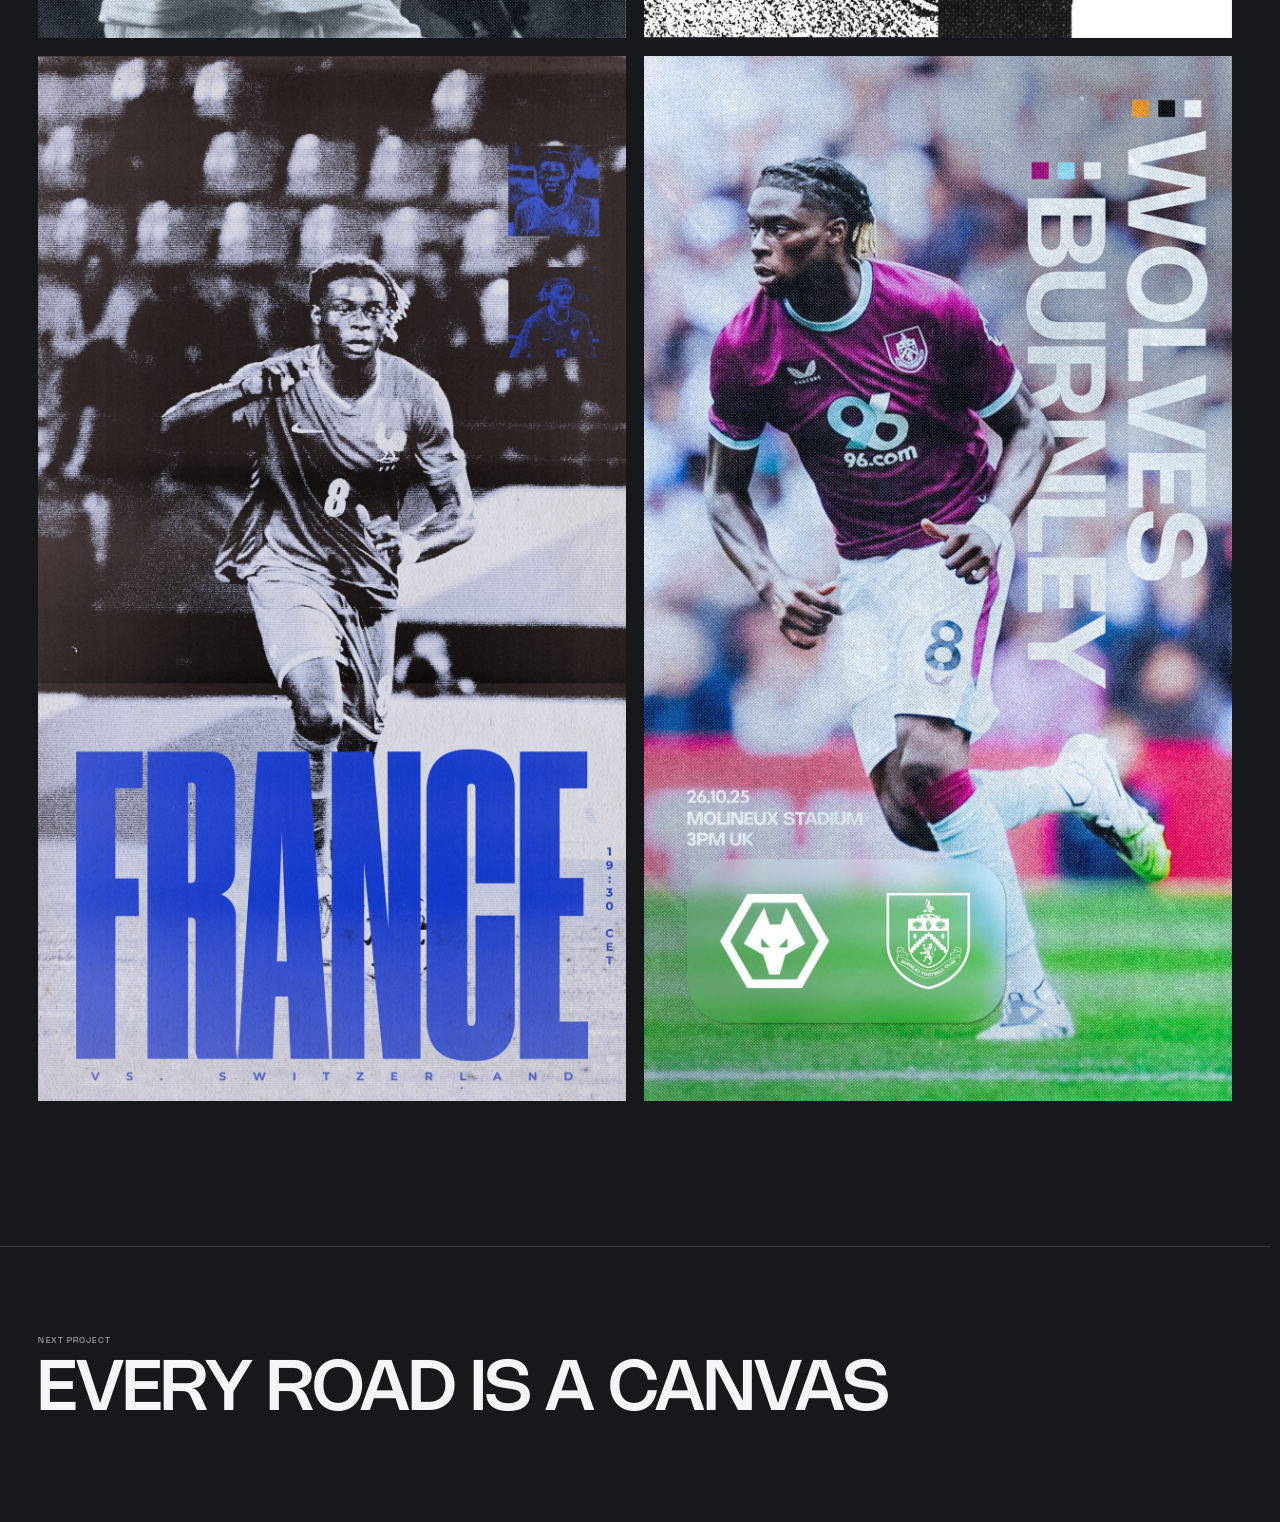
<file: ugochukwu.html>
<!DOCTYPE html>
<html lang="en">
<head>
  <meta charset="UTF-8">
  <meta name="viewport" content="width=device-width, initial-scale=1">
  <title>kuevi.design</title>
  <link rel="icon" href="assets/other/kuevi-logo.svg" type="image/svg+xml">
  <link rel="stylesheet" href="css/style.css">
</head>
<body class="project" data-project="ugochukwu">

  <a class="wordmark" href="index.html" aria-label="kuevi.design — home">
    <img src="assets/other/kuevi-wordmark.svg" alt="kuevi.design">
  </a>

  <main>
    <div class="project-head">
      <h1 class="project-title"></h1>

      <div class="project-foot">
        <div class="project-info">
          <span class="meta" data-field="year"></span>
          <span class="meta" data-field="role"></span>
        </div>

        <aside class="statement">
          <p data-field="description"></p>
          <p class="attribution">Tobius Kuevi, Founder</p>
        </aside>
      </div>
    </div>

    <div class="gallery"></div>

    <a class="next" href="#">
      <div class="meta">Next project</div>
      <div class="next-name"></div>
    </a>
  </main>

  <script src="js/projects.js"></script>
  <script src="js/project.js"></script>
</body>
</html>
</file>
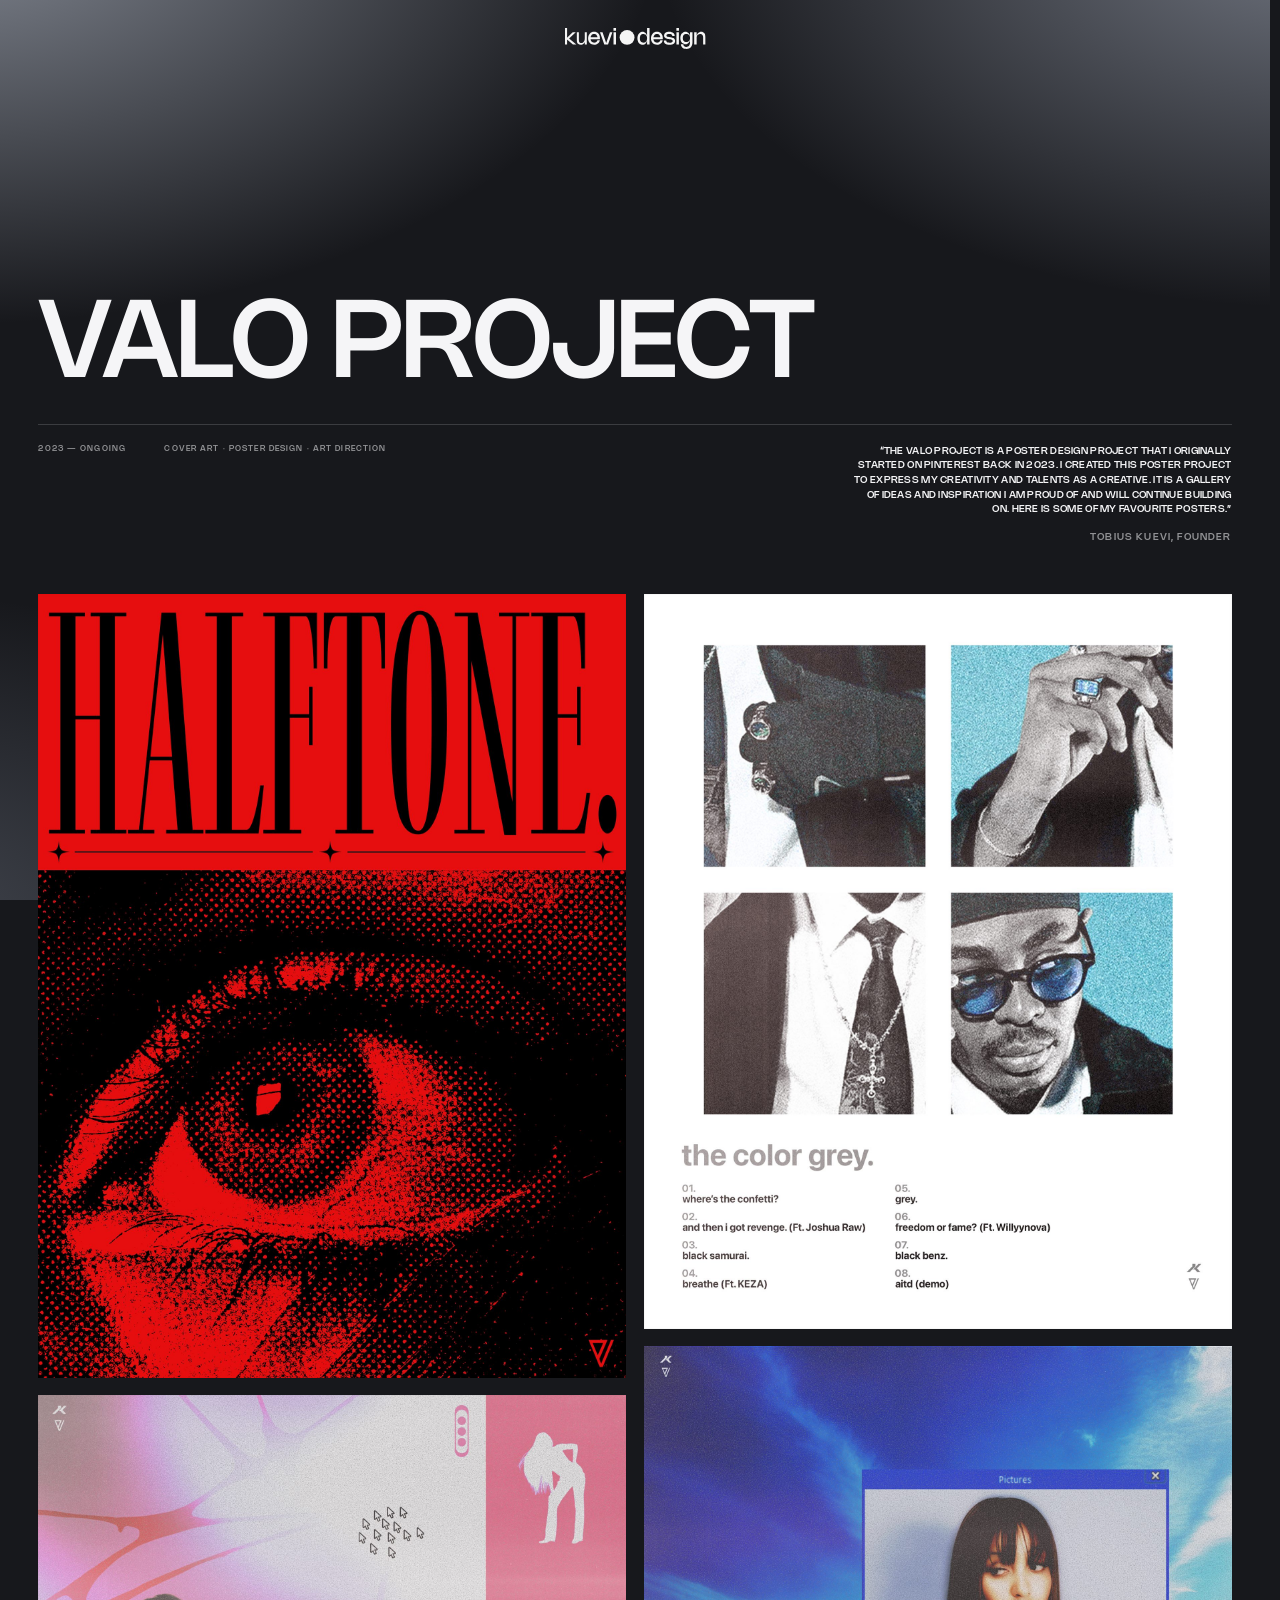
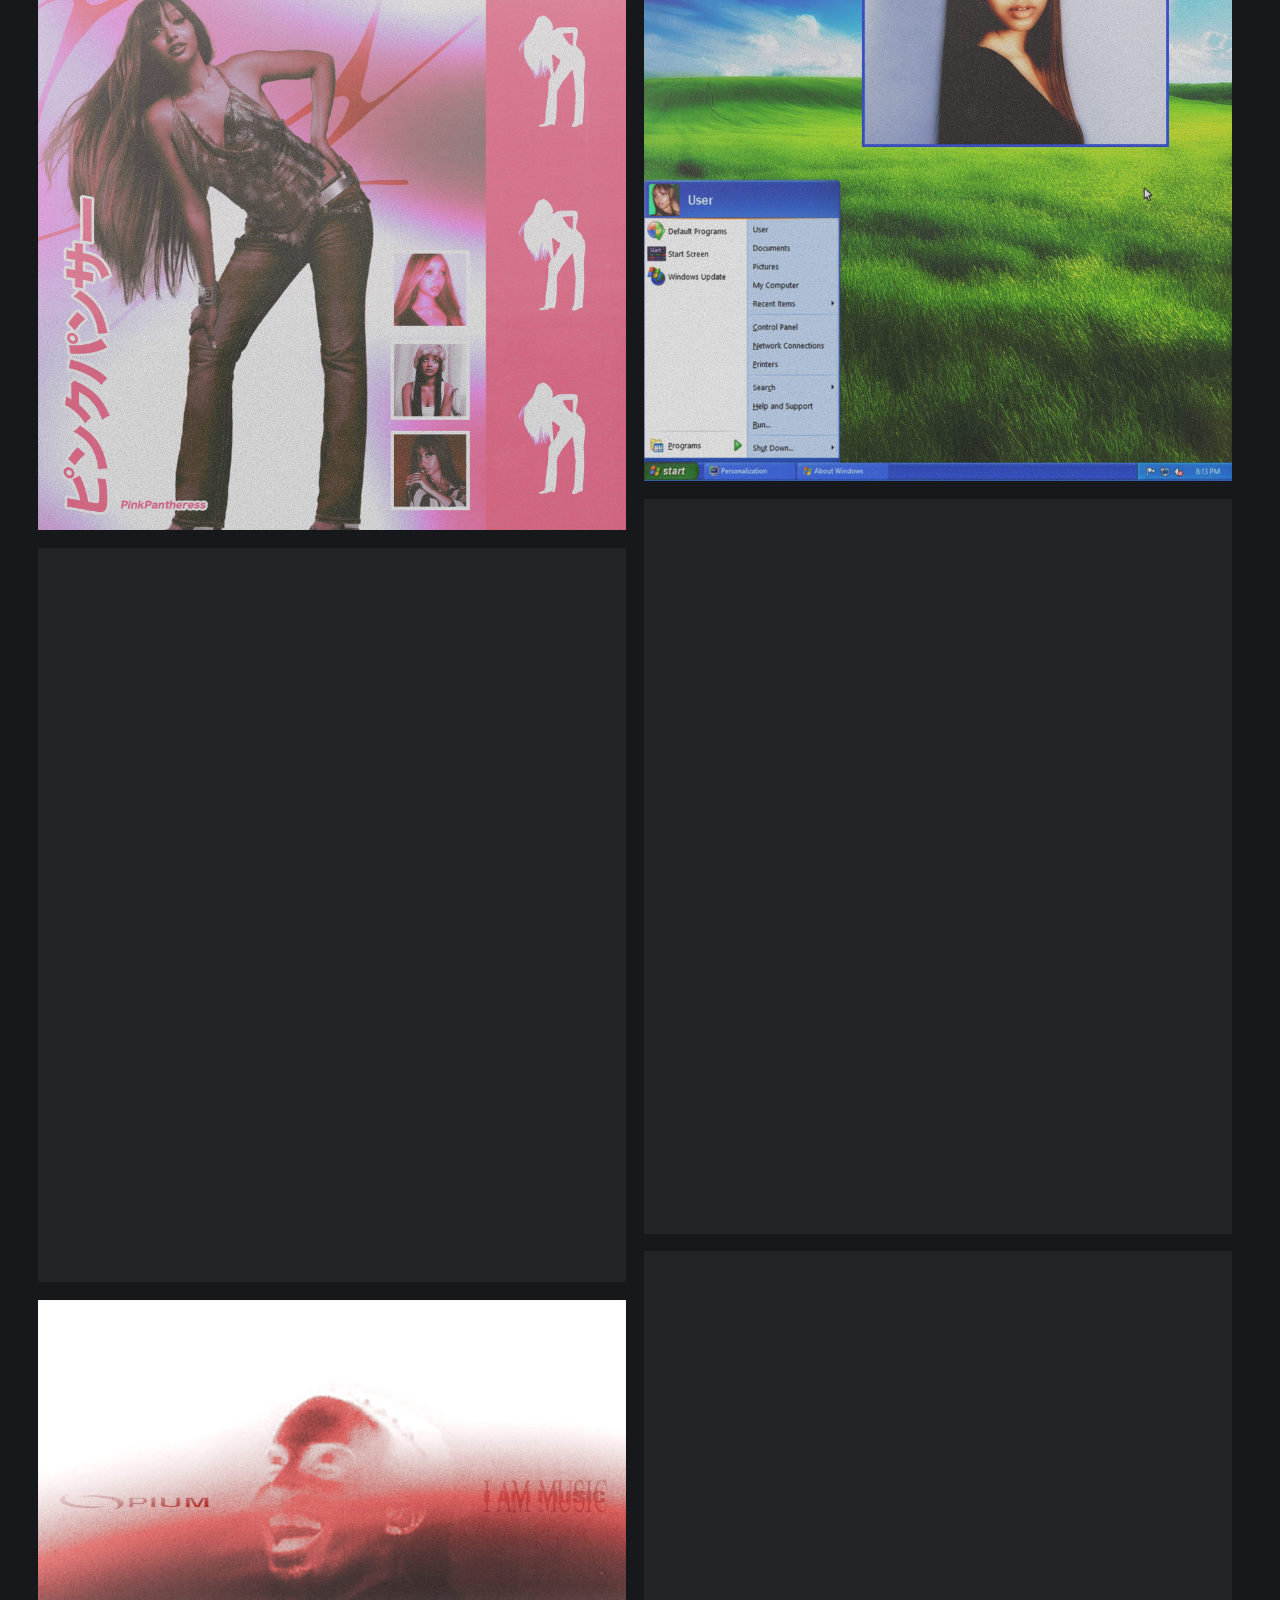
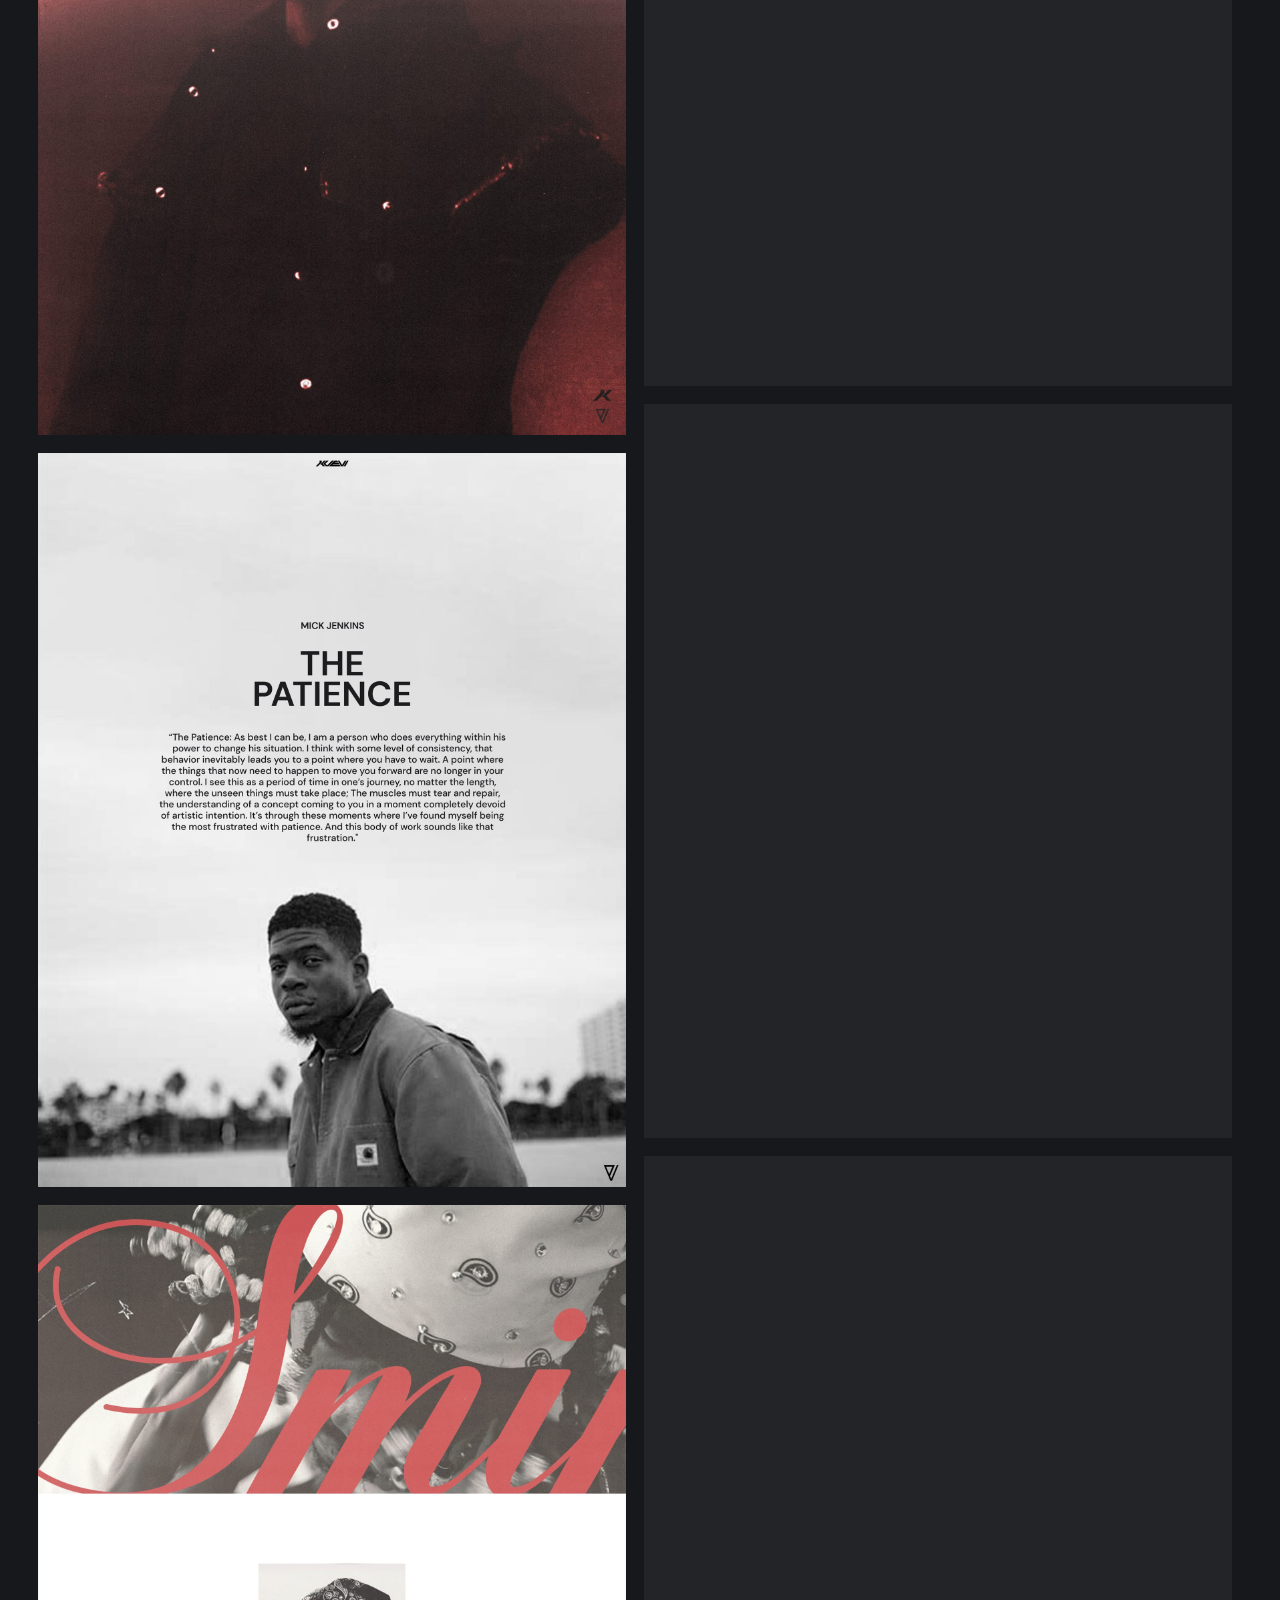
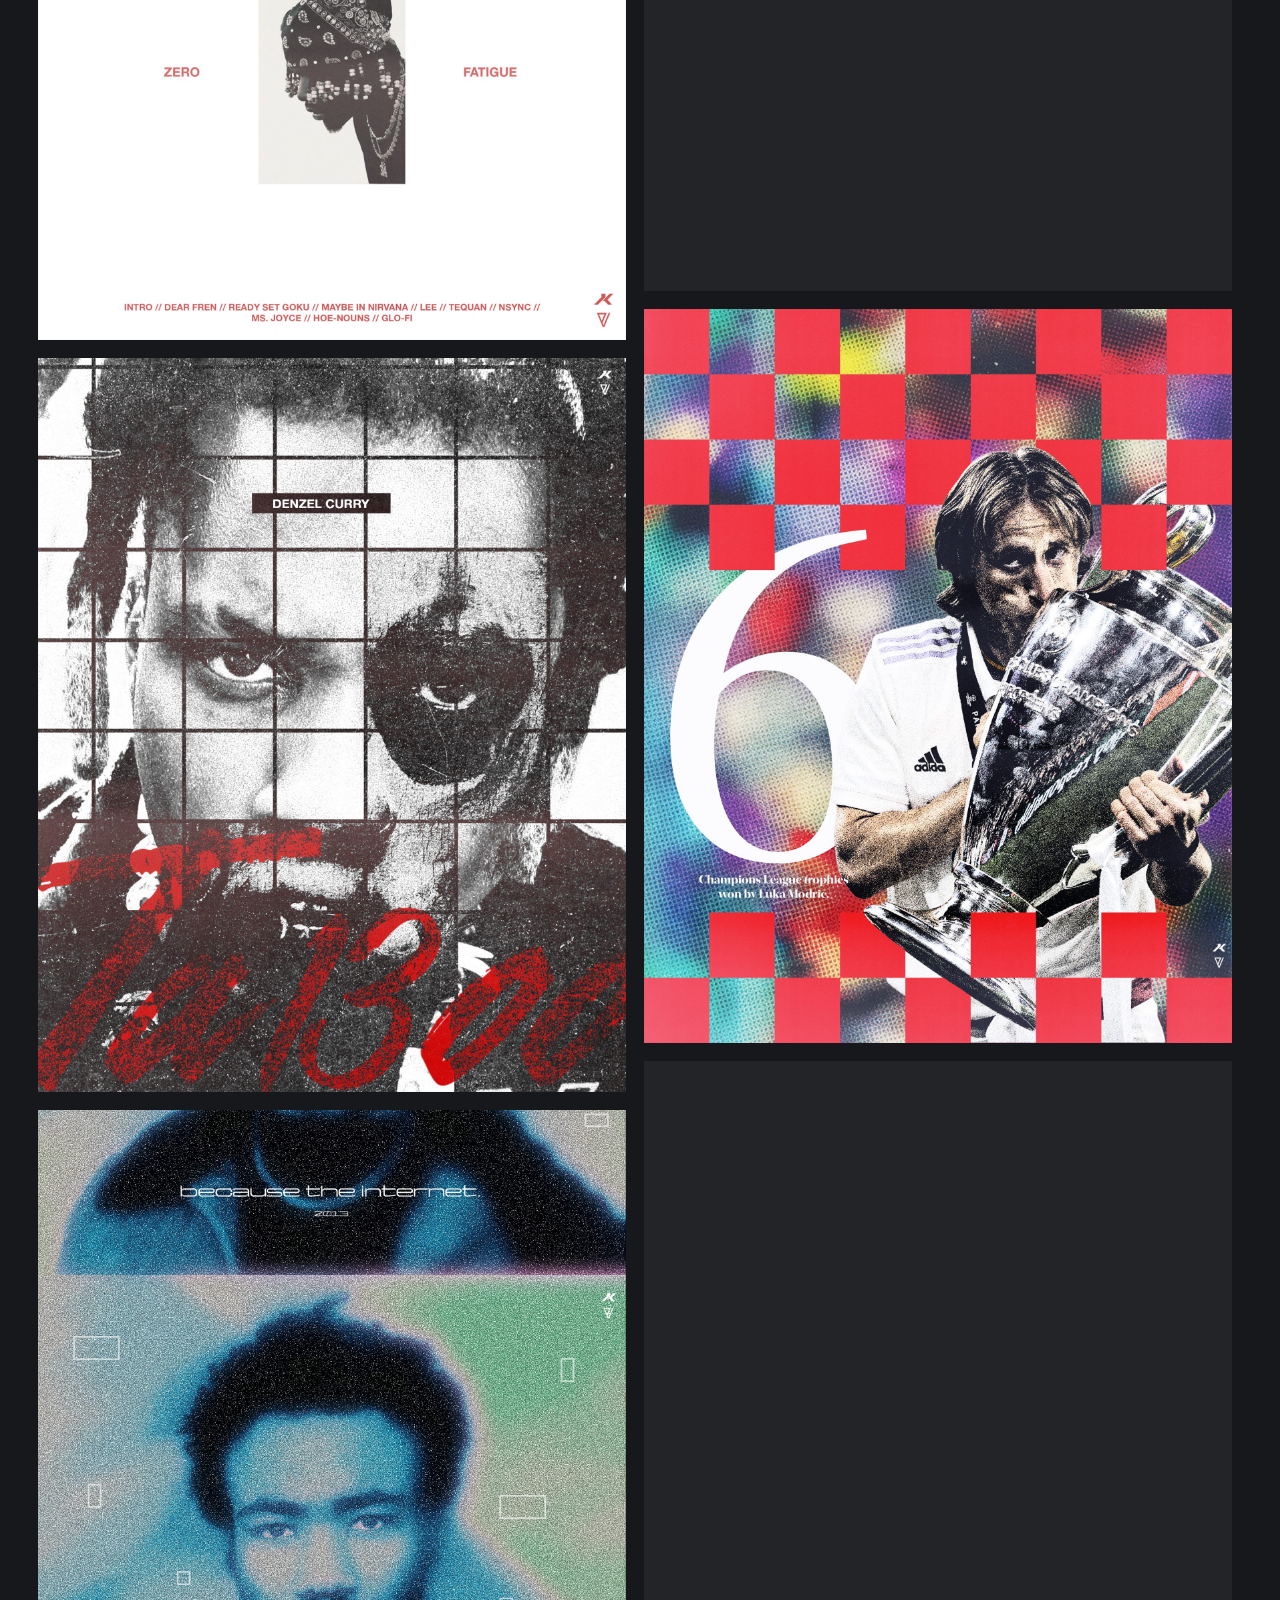
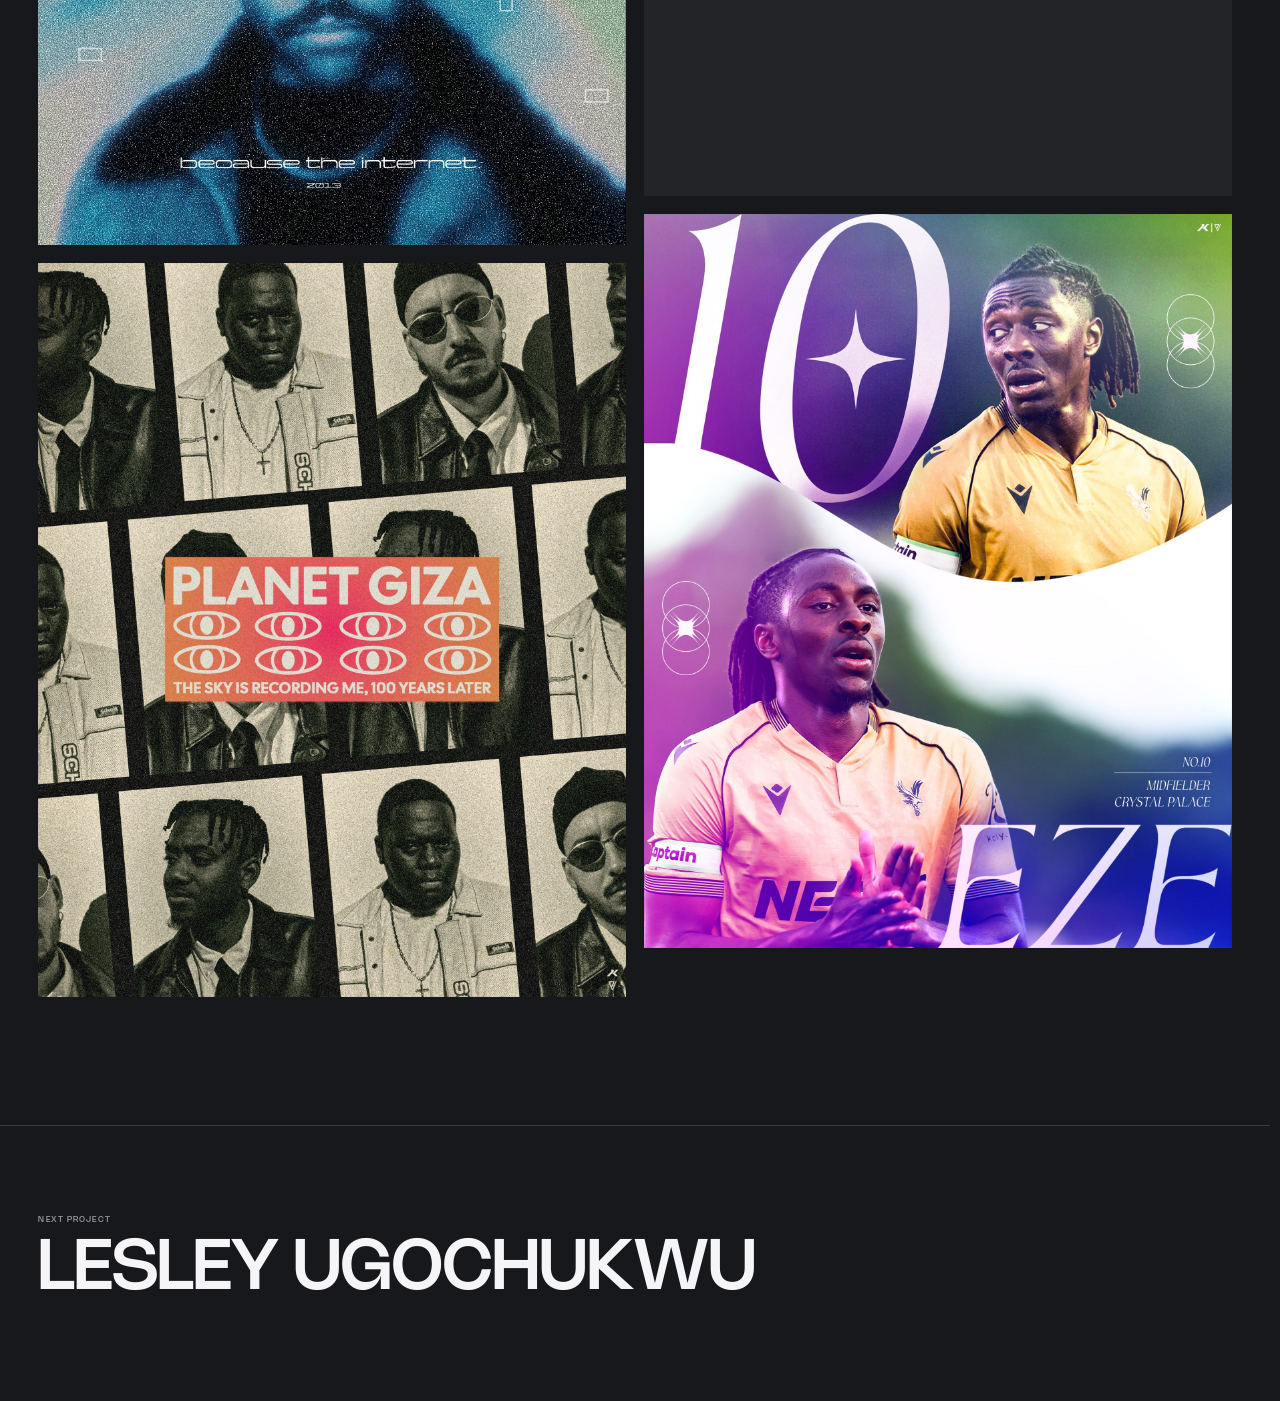
<file: valo.html>
<!DOCTYPE html>
<html lang="en">
<head>
  <meta charset="UTF-8">
  <meta name="viewport" content="width=device-width, initial-scale=1">
  <title>kuevi.design</title>
  <link rel="icon" href="assets/other/kuevi-logo.svg" type="image/svg+xml">
  <link rel="stylesheet" href="css/style.css">
</head>
<body class="project" data-project="valo">

  <a class="wordmark" href="index.html" aria-label="kuevi.design — home">
    <img src="assets/other/kuevi-wordmark.svg" alt="kuevi.design">
  </a>

  <main>
    <div class="project-head">
      <h1 class="project-title"></h1>

      <div class="project-foot">
        <div class="project-info">
          <span class="meta" data-field="year"></span>
          <span class="meta" data-field="role"></span>
        </div>

        <aside class="statement">
          <p data-field="description"></p>
          <p class="attribution">Tobius Kuevi, Founder</p>
        </aside>
      </div>
    </div>

    <div class="gallery"></div>

    <a class="next" href="#">
      <div class="meta">Next project</div>
      <div class="next-name"></div>
    </a>
  </main>

  <script src="js/projects.js"></script>
  <script src="js/project.js"></script>
</body>
</html>
</file>
<file: css/style.css>
/* ---------------------------------------------------------------
   kuevi.design — portfolio
   --------------------------------------------------------------- */

@font-face {
  font-family: 'Nohemi';
  src: url('../assets/other/Nohemi-Medium.ttf') format('truetype');
  font-weight: 100 900;
  font-display: swap;
}

:root {
  --fg: #f5f5f7;
  --muted: rgba(245, 245, 247, 0.55);
  --line: rgba(245, 245, 247, 0.16);
  --accent: #ffb300;

  --pad-x: clamp(1.25rem, 3vw, 2.75rem);
  --pad-y: clamp(1.1rem, 2.2vw, 1.85rem);

  --ease: cubic-bezier(0.22, 0.61, 0.36, 1);
}

* { margin: 0; padding: 0; box-sizing: border-box; }

html {
  -webkit-text-size-adjust: 100%;
  /* Home doesn't scroll but project pages do. Without a permanently reserved
     gutter the content box changes width between them and the centred wordmark
     jumps ~7.5px on navigation. overflow-y:scroll reserves it on every page;
     scrollbar-gutter keeps it tidy where supported. */
  overflow-y: scroll;
  scrollbar-gutter: stable;
  scrollbar-width: thin;
  scrollbar-color: rgba(245, 245, 247, 0.22) transparent;
}

/* WebKit equivalent of the above */
::-webkit-scrollbar { width: 10px; }
::-webkit-scrollbar-track { background: transparent; }
::-webkit-scrollbar-thumb {
  background: rgba(245, 245, 247, 0.22);
  border-radius: 10px;
}
::-webkit-scrollbar-thumb:hover { background: rgba(245, 245, 247, 0.34); }

body {
  min-height: 100vh;
  color: var(--fg);
  font-family: 'Nohemi', 'Helvetica Neue', Helvetica, Arial, sans-serif;
  font-weight: 500;
  text-transform: uppercase;
  -webkit-font-smoothing: antialiased;
  text-rendering: optimizeLegibility;

  /* soft light bloom off the top corners, falling away to near-black */
  background-color: #17181c;
  background-image:
    radial-gradient(88% 72% at -4% -10%, rgba(203, 211, 226, 0.62), transparent 64%),
    radial-gradient(82% 66% at 104% -8%, rgba(191, 199, 216, 0.54), transparent 64%),
    radial-gradient(70% 58% at -10% 104%, rgba(168, 178, 198, 0.30), transparent 66%);
  background-attachment: fixed;
  background-repeat: no-repeat;
}

a { color: inherit; text-decoration: none; }
img, video { display: block; max-width: 100%; }

::selection { background: var(--accent); color: #101114; }

:focus-visible { outline: 2px solid var(--accent); outline-offset: 4px; }

/* small caps-y label used for meta text throughout */
.meta {
  font-size: clamp(0.5rem, 0.62vw, 0.66rem);
  letter-spacing: 0.14em;
  color: var(--muted);
}

/* ---------------------------------------------------------------
   HOME
   --------------------------------------------------------------- */

/* Deliberately NOT overflow:hidden — that would propagate to the viewport and
   stop html being a scroll container, which cancels scrollbar-gutter and shifts
   the centred wordmark 7.5px between home and the project pages. The stage is
   exactly one viewport tall, so nothing scrolls anyway. */
.home { overflow-x: clip; }

.wordmark {
  /* absolute, not fixed — pinned to the top of the document so it scrolls away
     with the page instead of sitting over the gallery. left:50% still resolves
     against the viewport width, so it stays centred. */
  position: absolute;
  top: var(--pad-y);
  left: 50%;
  transform: translateX(-50%);
  z-index: 20;
  width: clamp(96px, 11vw, 152px);
  transition: opacity 0.35s var(--ease);
}
.wordmark:hover { opacity: 0.65; }

.stage {
  position: relative;
  height: 100vh;
  height: 100svh;
}

/* preview panel (left) --------------------------------------- */

.preview {
  position: absolute;
  top: 50%;
  left: clamp(1.25rem, 8vw, 7.5rem);
  transform: translateY(-50%);
  /* Also capped against viewport height: sized on width alone, a short window
     grows this box down into the headline. 42vh wide => 52.5vh tall, so the
     bottom edge never passes 76.25vh. */
  width: min(clamp(230px, 27vw, 400px), 42vh);
  aspect-ratio: 4 / 5;
}

.preview-item {
  position: absolute;
  inset: 0;
  opacity: 0;
  transition: opacity 0.45s var(--ease);
}

.preview-item.is-active { opacity: 1; }

.preview-item img,
.preview-item video {
  width: 100%;
  height: 100%;
  object-fit: contain;
  object-position: center;
}

/* the resting-state monogram is smaller than a full collage */
.preview-item.is-default img { transform: scale(0.82); }

/* subject list + socials (centre) ------------------------------ */

.column {
  position: absolute;
  top: 50%;
  left: 50%;
  transform: translate(-50%, -50%);
}

.subjects { list-style: none; }

.subject {
  display: inline-flex;
  align-items: baseline;
  gap: 0.7em;
  padding: 0.34em 0;
  /* matches .statement p */
  font-size: clamp(0.56rem, 0.76vw, 0.78rem);
  letter-spacing: 0.03em;
  color: var(--fg);
  transition: color 0.25s var(--ease);
}

.subject::before {
  content: '-';
  flex: none;
  color: inherit;
}

.subject:hover,
.subject:focus-visible { color: var(--accent); }

.social {
  display: flex;
  align-items: center;
  gap: 0.9rem;
  margin-top: clamp(1.75rem, 4vw, 3rem);
}

.social a {
  display: grid;
  place-items: center;
  width: 17px;
  height: 17px;
  opacity: 0.85;
  transition: opacity 0.25s var(--ease), transform 0.25s var(--ease);
}
.social a:hover { opacity: 1; transform: translateY(-2px); }
.social img { width: 100%; height: auto; }

/* founder statement (right) ------------------------------------ */

.statement {
  position: absolute;
  top: 50%;
  right: var(--pad-x);
  transform: translateY(-50%);
  width: clamp(190px, 21vw, 300px);
  text-align: right;
}

.statement p {
  font-size: clamp(0.56rem, 0.76vw, 0.78rem);
  line-height: 1.5;
  letter-spacing: 0.03em;
}

.statement .attribution {
  margin-top: 1.4em;
  color: var(--muted);
  letter-spacing: 0.12em;
}

/* headline (bottom right) ------------------------------------- */

.headline {
  position: absolute;
  right: var(--pad-x);
  bottom: clamp(0.6rem, 1.6vh, 1.4rem);
  max-width: calc(100% - var(--pad-x) * 2);
  text-align: right;
  /* 14vh cap keeps the type off the preview on short windows; nowrap keeps it
     one line, so its height stays predictable no matter how long the title is.
     Top edge therefore never rises above ~83.9vh, clearing the preview. */
  font-size: min(clamp(2rem, 6.6vw, 8rem), 14vh);
  white-space: nowrap;
  line-height: 0.95;
  letter-spacing: -0.015em;
  pointer-events: none;
  z-index: 5;
}

.headline-text {
  display: inline-block; /* shrinks to the text so JS can measure it */
  transition: opacity 0.28s var(--ease);
}

.headline.is-swapping .headline-text { opacity: 0; }

/* ---------------------------------------------------------------
   PROJECT PAGES
   --------------------------------------------------------------- */

.project { overflow-x: hidden; }

.project-head {
  min-height: 66vh;
  display: flex;
  flex-direction: column;
  justify-content: flex-end;
  padding: calc(var(--pad-y) * 5) var(--pad-x) clamp(1.75rem, 4vw, 3rem);
}

.project-title {
  font-size: clamp(2rem, 8.4vw, 9rem);
  line-height: 0.95;
  letter-spacing: -0.015em;
  font-weight: 500;
}

/* meta on the left, statement on the right — echoes the home composition */
.project-foot {
  display: flex;
  align-items: flex-start;
  justify-content: space-between;
  gap: clamp(1.5rem, 5vw, 5rem);
  margin-top: clamp(1rem, 2vw, 1.6rem);
  padding-top: clamp(0.85rem, 1.6vw, 1.25rem);
  border-top: 1px solid var(--line);
}

.project-info {
  display: flex;
  flex-wrap: wrap;
  gap: 0.6rem clamp(1.25rem, 3vw, 3rem);
}

.project-foot .statement {
  position: static;
  transform: none;
  flex: none;
  width: clamp(240px, 30vw, 420px);
}

/* gallery — even columns, natural heights ---------------------- */

.gallery {
  padding: 0 var(--pad-x) clamp(4rem, 10vw, 8rem);
  columns: 2;
  column-gap: clamp(0.6rem, 1.4vw, 1.25rem);
}

.gallery figure {
  break-inside: avoid;
  margin: 0 0 clamp(0.6rem, 1.4vw, 1.25rem);
  background: rgba(245, 245, 247, 0.05);
  overflow: hidden;
}

.gallery img,
.gallery video {
  width: 100%;
  height: auto;
  opacity: 0;
  transition: opacity 0.6s var(--ease);
}

.gallery img.is-loaded,
.gallery video.is-loaded { opacity: 1; }

/* next project ------------------------------------------------- */

.next {
  display: block;
  padding: clamp(2.5rem, 7vw, 6rem) var(--pad-x) clamp(3rem, 8vw, 6rem);
  border-top: 1px solid var(--line);
}

.next .meta { margin-bottom: 0.7rem; }

.next-name {
  font-size: clamp(1.6rem, 5.5vw, 5rem);
  line-height: 0.98;
  letter-spacing: -0.015em;
  transition: color 0.25s var(--ease);
}

.next:hover .next-name { color: var(--accent); }

/* ---------------------------------------------------------------
   Responsive
   --------------------------------------------------------------- */

@media (min-width: 1700px) {
  .gallery { columns: 3; }
}

@media (max-width: 1000px) {
  .home { overflow: auto; }

  .stage {
    height: auto;
    min-height: 100svh;
    display: flex;
    flex-direction: column;
    justify-content: center;
    gap: clamp(2rem, 6vw, 3rem);
    padding: calc(var(--pad-y) * 5) var(--pad-x) calc(var(--pad-y) * 3);
  }

  /* the panel is hover-driven — in a stacked layout it would just sit empty */
  .preview { display: none; }

  .column,
  .statement {
    position: relative;
    top: auto;
    right: auto;
    left: auto;
    transform: none;
    width: auto;
    text-align: left;
  }

  /* bumped together so the two stay matched */
  .subject,
  .statement p { font-size: clamp(0.8rem, 2.4vw, 0.95rem); }

  .statement { max-width: 34rem; }

  .headline {
    position: relative;
    right: auto;
    bottom: auto;
    max-width: none;
    text-align: left;
    font-size: clamp(1.9rem, 9vw, 4rem);
    white-space: normal; /* preview is hidden here — wrapping is free */
  }

  .gallery { columns: 1; }

  .project-head { min-height: 50vh; }
}

@media (hover: none) {
  .preview { display: none; }
}

@media (prefers-reduced-motion: reduce) {
  *, *::before, *::after {
    animation-duration: 0.001ms !important;
    transition-duration: 0.001ms !important;
  }
}
</file>
